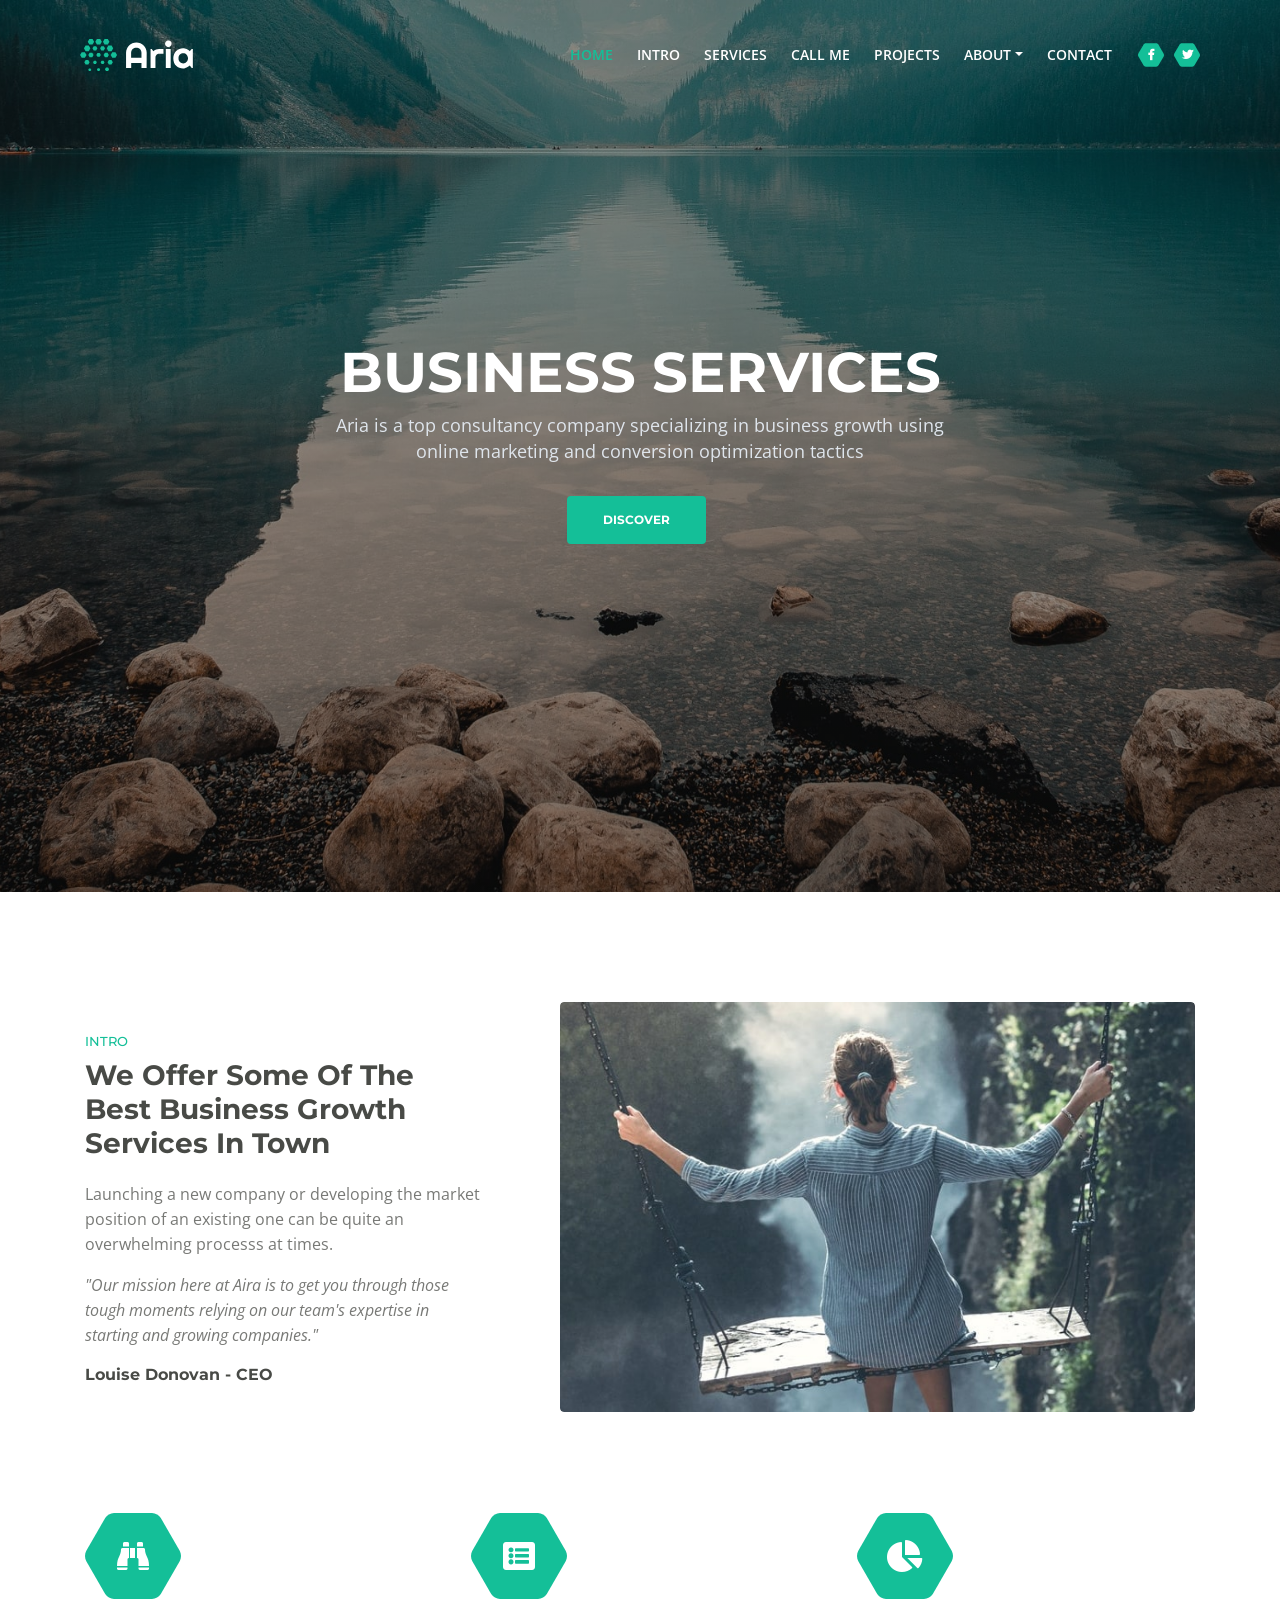
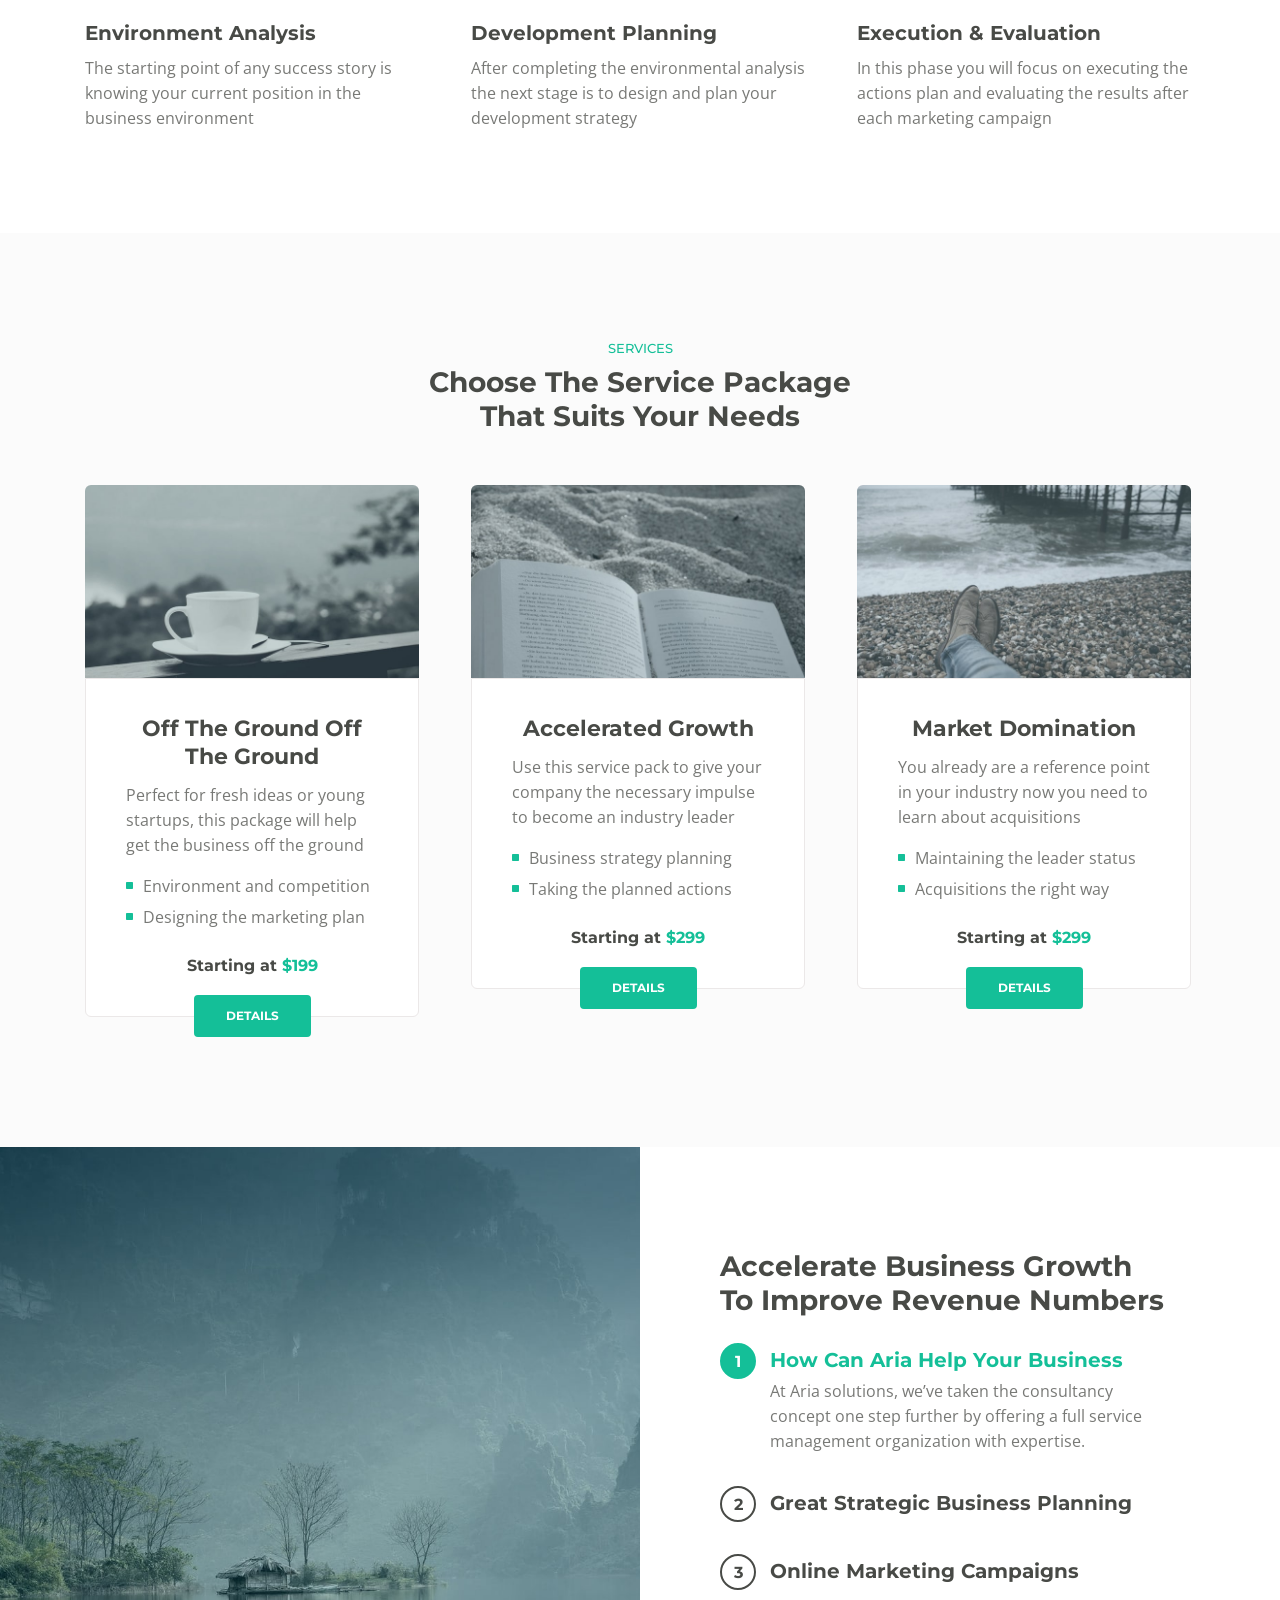
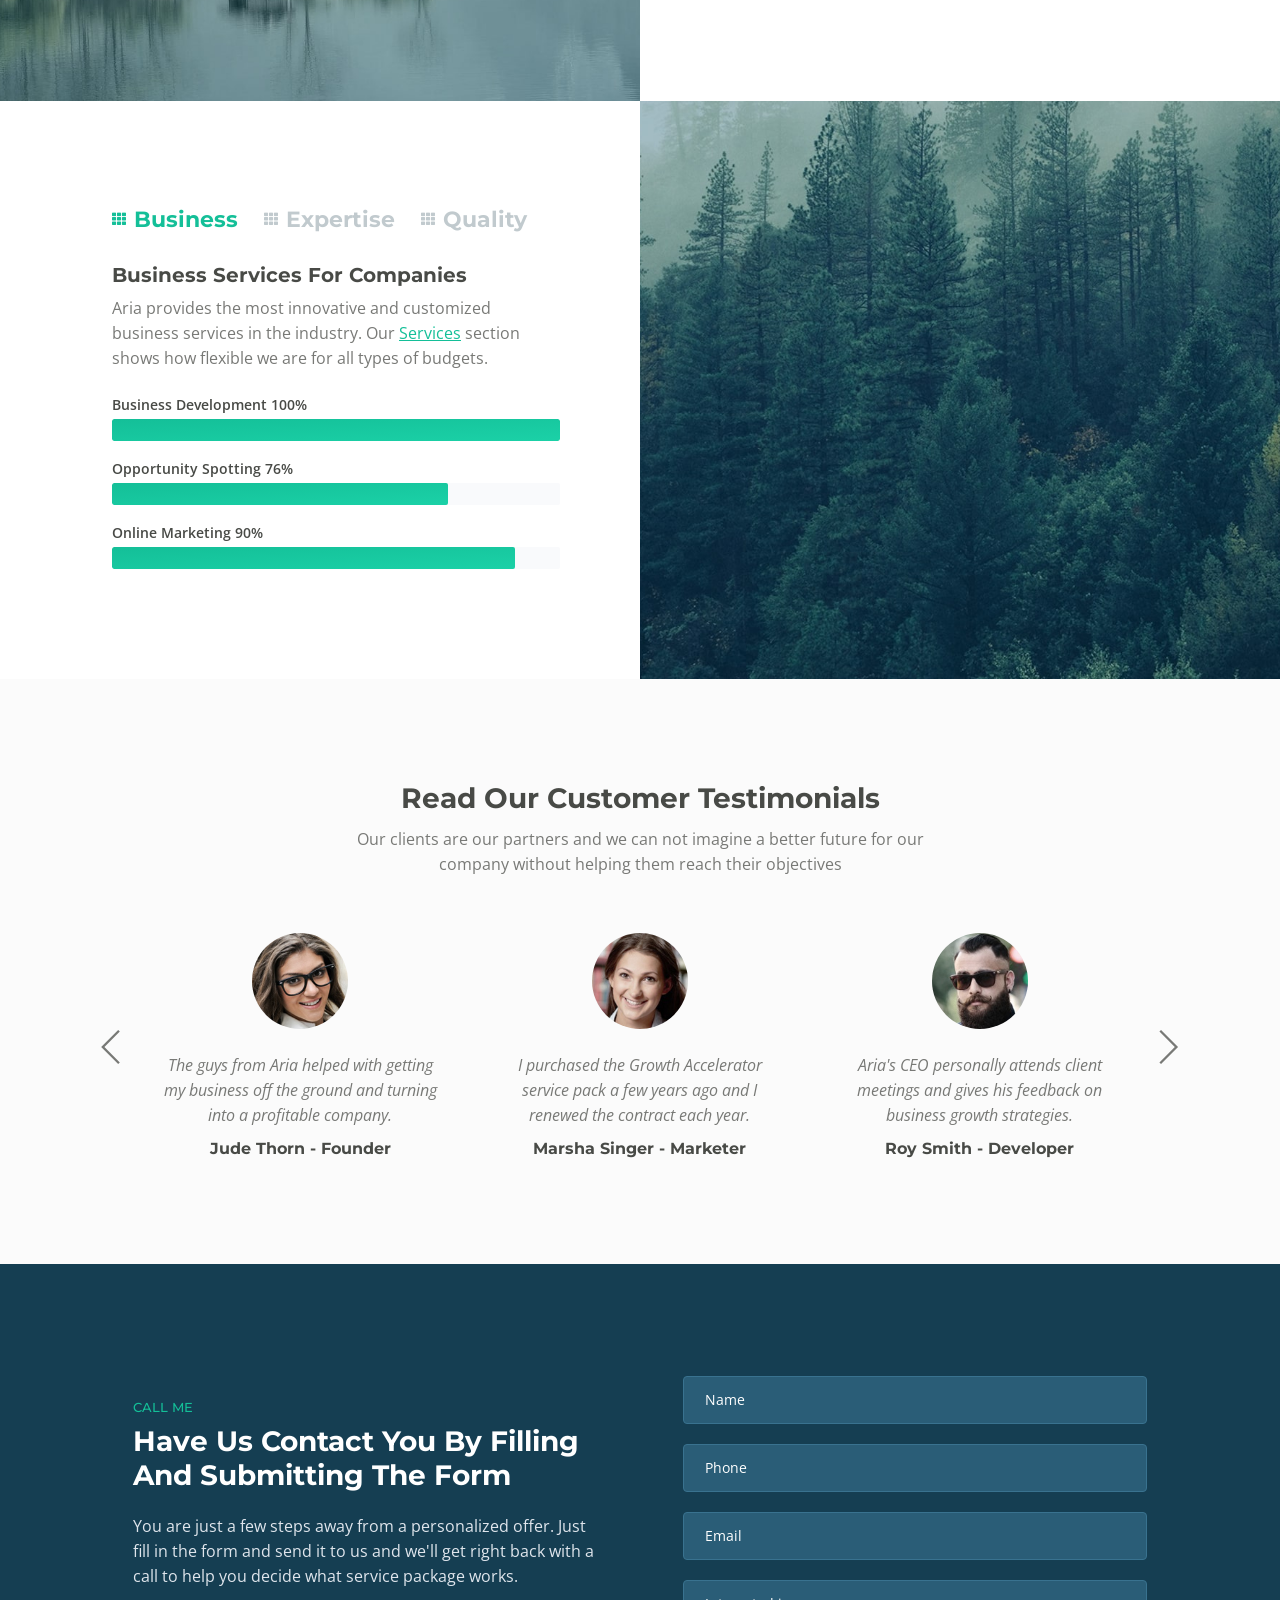
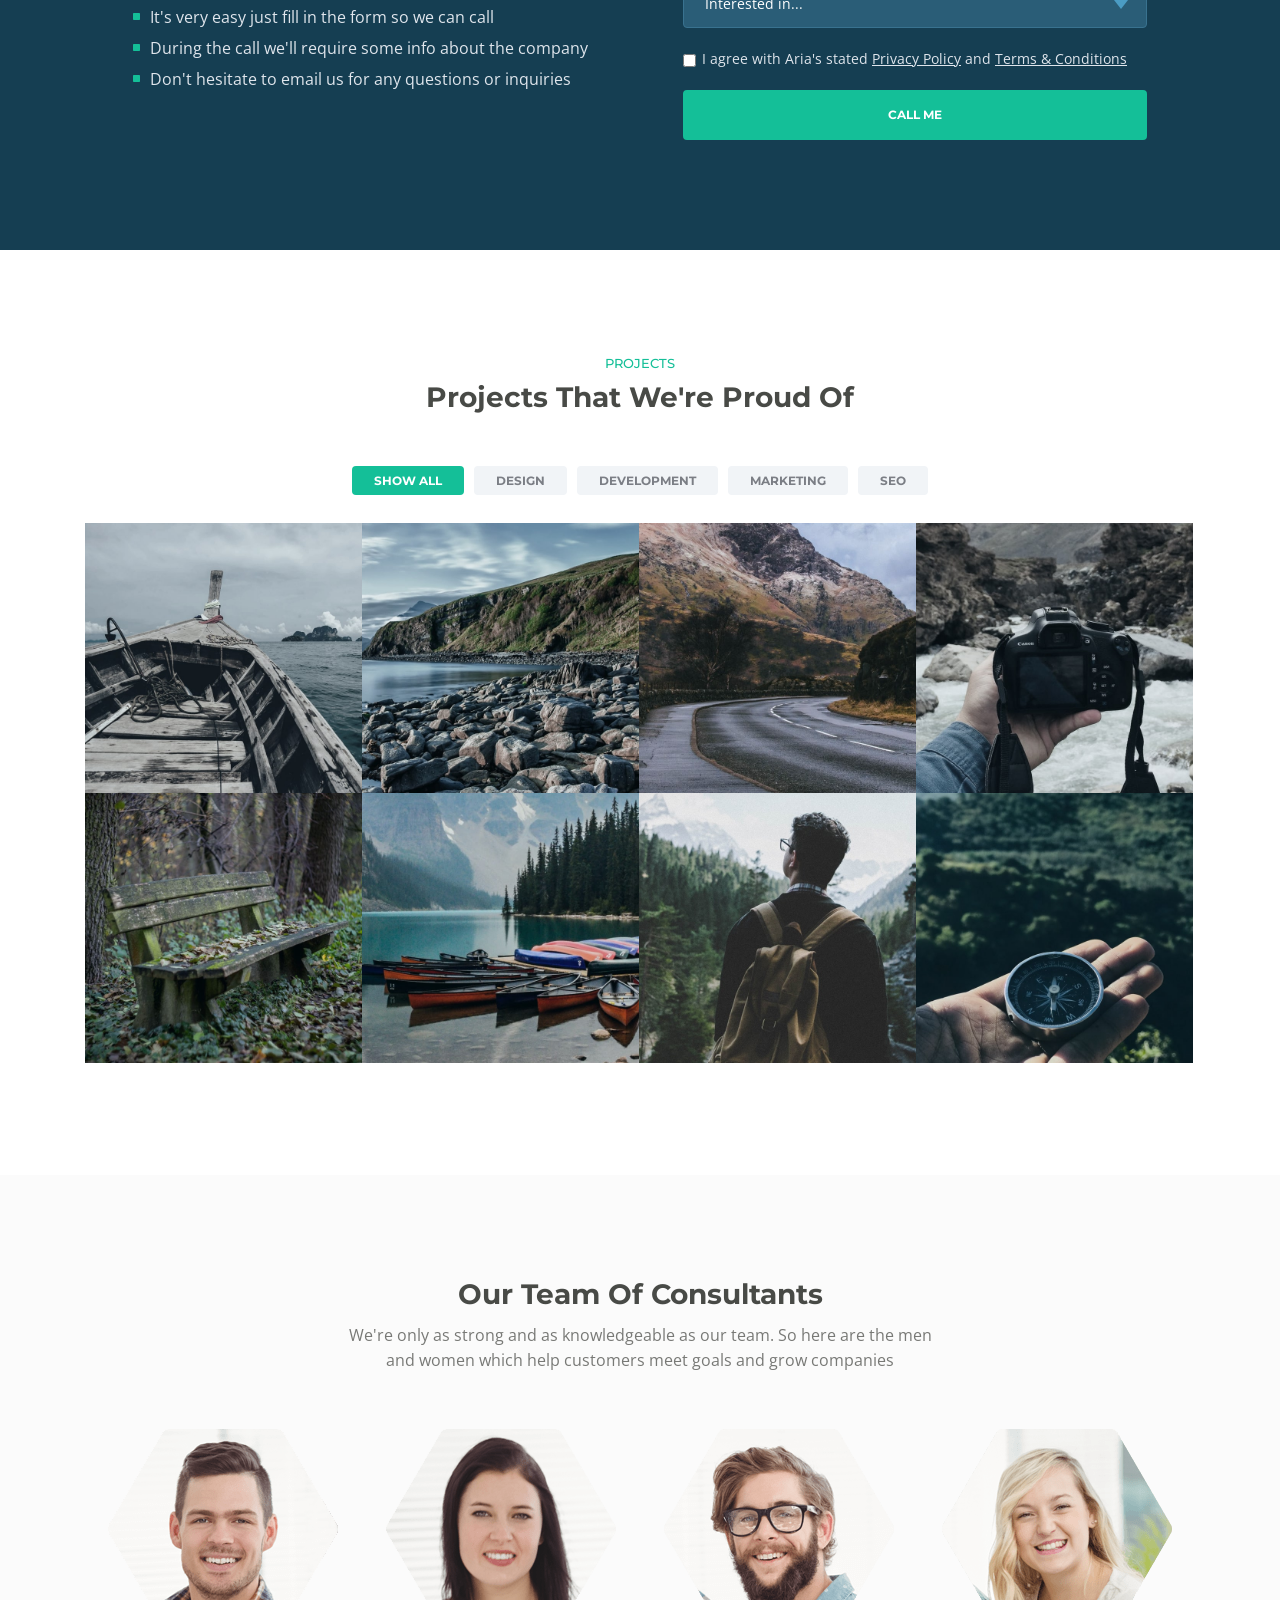
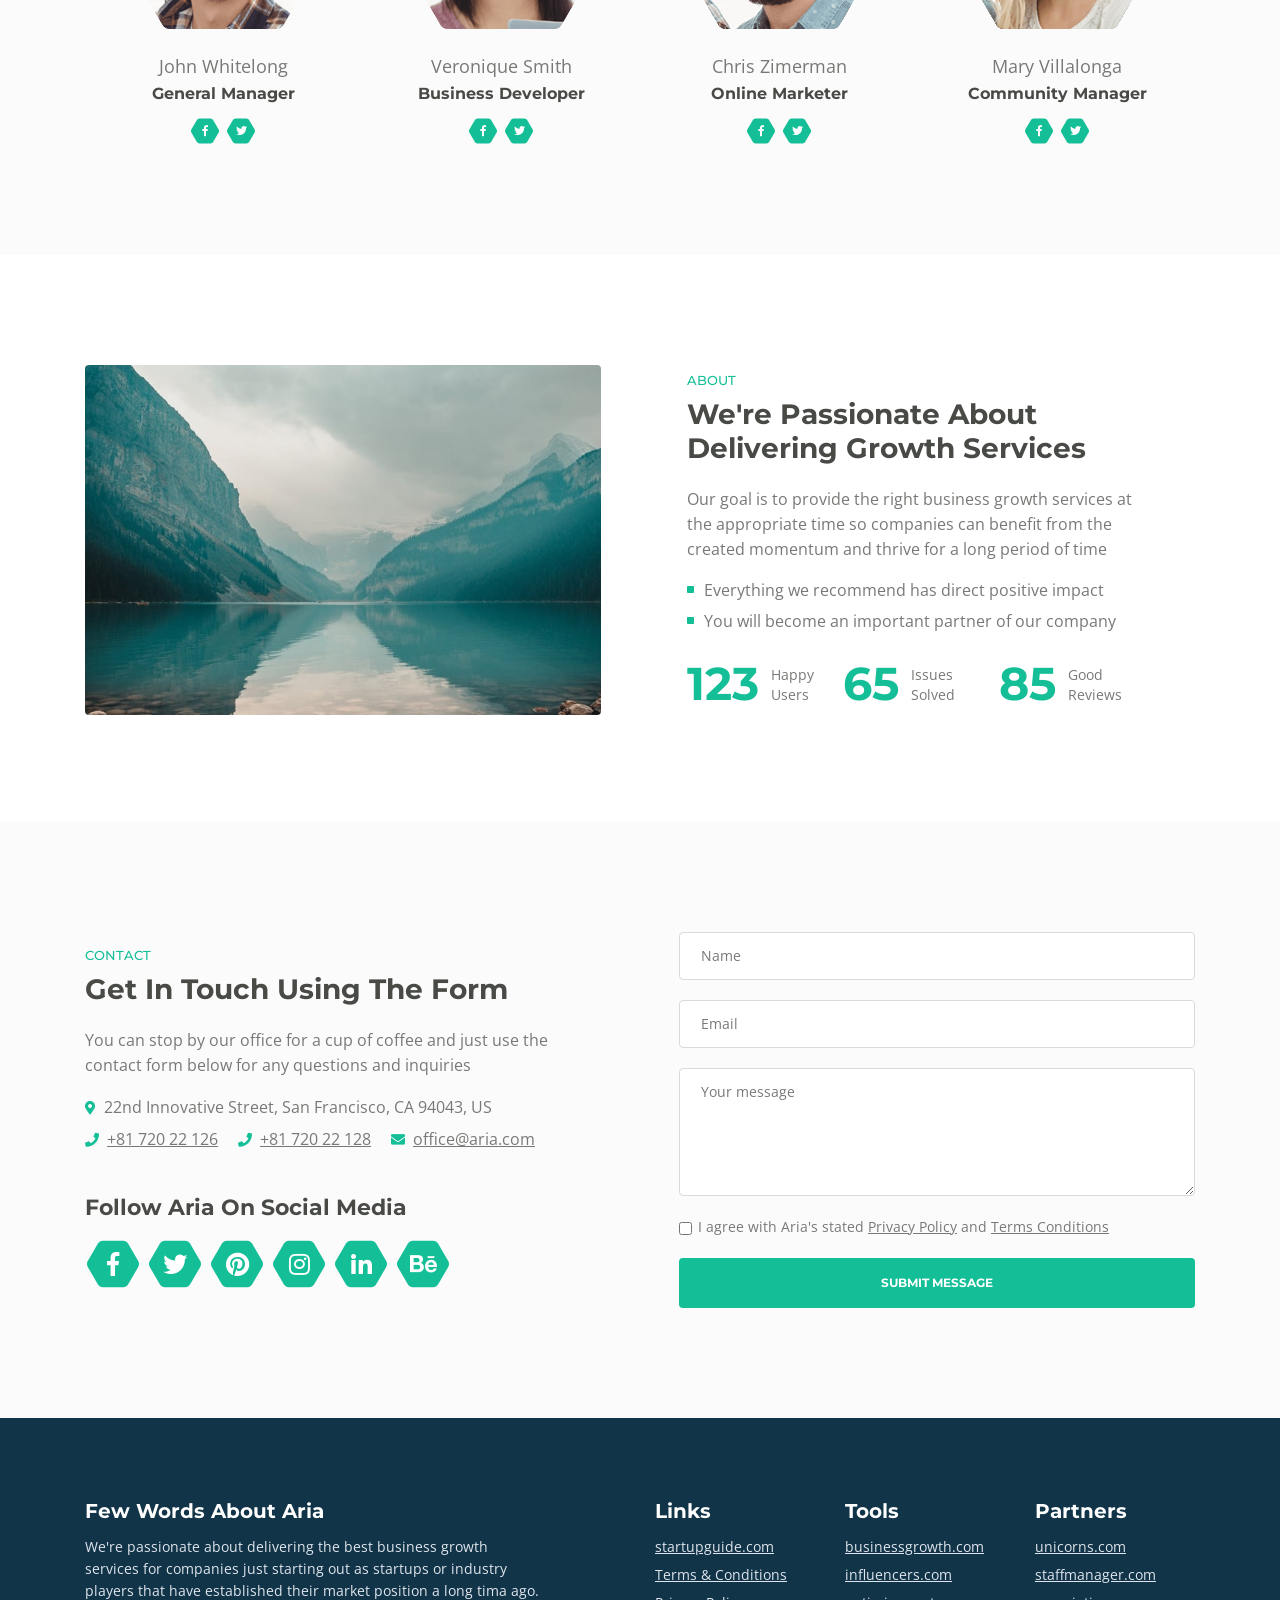
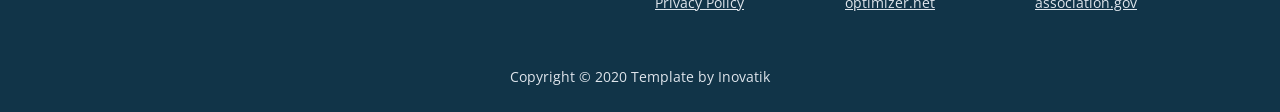
<file: public_html/index.html>
<!DOCTYPE html>
<html lang="en">
<head>
    <meta charset="utf-8">
    <meta name="viewport" content="width=device-width, initial-scale=1, shrink-to-fit=no">
    
    <!-- SEO Meta Tags -->
    <meta name="description" content="Aria is a business focused HTML landing page template built with Bootstrap to help you create lead generation websites for companies and their services.">
    <meta name="author" content="Inovatik">

    <!-- OG Meta Tags to improve the way the post looks when you share the page on LinkedIn, Facebook, Google+ -->
	<meta property="og:site_name" content="" /> <!-- website name -->
	<meta property="og:site" content="" /> <!-- website link -->
	<meta property="og:title" content=""/> <!-- title shown in the actual shared post -->
	<meta property="og:description" content="" /> <!-- description shown in the actual shared post -->
	<meta property="og:image" content="" /> <!-- image link, make sure it's jpg -->
	<meta property="og:url" content="" /> <!-- where do you want your post to link to -->
	<meta property="og:type" content="article" />

    <!-- Website Title -->
    <title>Aria - Business HTML Landing Page Template</title>
    
    <!-- Styles -->
    <link href="https://fonts.googleapis.com/css?family=Montserrat:500,700&display=swap&subset=latin-ext" rel="stylesheet">
    <link href="https://fonts.googleapis.com/css?family=Open+Sans:400,400i,600&display=swap&subset=latin-ext" rel="stylesheet">
    <link href="css/bootstrap.css" rel="stylesheet">
    <link href="css/fontawesome-all.css" rel="stylesheet">
    <link href="css/swiper.css" rel="stylesheet">
	<link href="css/magnific-popup.css" rel="stylesheet">
	<link href="css/styles.css" rel="stylesheet">
	
	<!-- Favicon  -->
    <link rel="icon" href="images/favicon.png">
</head>
<body data-spy="scroll" data-target=".fixed-top">
    
    <!-- Preloader -->
	<div class="spinner-wrapper">
        <div class="spinner">
            <div class="bounce1"></div>
            <div class="bounce2"></div>
            <div class="bounce3"></div>
        </div>
    </div>
    <!-- end of preloader -->
    

    <!-- Navbar -->
    <nav class="navbar navbar-expand-md navbar-dark navbar-custom fixed-top">
        <!-- Text Logo - Use this if you don't have a graphic logo -->
        <!-- <a class="navbar-brand logo-text page-scroll" href="index.html">Aria</a> -->

        <!-- Image Logo -->
        <a class="navbar-brand logo-image" href="index.html"><img src="images/logo.svg" alt="alternative"></a>
        
        <!-- Mobile Menu Toggle Button -->
        <button class="navbar-toggler" type="button" data-toggle="collapse" data-target="#navbarsExampleDefault" aria-controls="navbarsExampleDefault" aria-expanded="false" aria-label="Toggle navigation">
            <span class="navbar-toggler-awesome fas fa-bars"></span>
            <span class="navbar-toggler-awesome fas fa-times"></span>
        </button>
        <!-- end of mobile menu toggle button -->

        <div class="collapse navbar-collapse" id="navbarsExampleDefault">
            <ul class="navbar-nav ml-auto">
                <li class="nav-item">
                    <a class="nav-link page-scroll" href="#header">HOME <span class="sr-only">(current)</span></a>
                </li>
                <li class="nav-item">
                    <a class="nav-link page-scroll" href="#intro">INTRO</a>
                </li>
                <li class="nav-item">
                    <a class="nav-link page-scroll" href="#services">SERVICES</a>
                </li>
                <li class="nav-item">
                    <a class="nav-link page-scroll" href="#callMe">CALL ME</a>
                </li>
                <li class="nav-item">
                    <a class="nav-link page-scroll" href="#projects">PROJECTS</a>
                </li>

                <!-- Dropdown Menu -->          
                <li class="nav-item dropdown">
                    <a class="nav-link dropdown-toggle page-scroll" href="#about" id="navbarDropdown" role="button" aria-haspopup="true" aria-expanded="false">ABOUT</a>
                    <div class="dropdown-menu" aria-labelledby="navbarDropdown">
                        <a class="dropdown-item" href="terms-conditions.html"><span class="item-text">TERMS CONDITIONS</span></a>
                        <div class="dropdown-items-divide-hr"></div>
                        <a class="dropdown-item" href="privacy-policy.html"><span class="item-text">PRIVACY POLICY</span></a>
                    </div>
                </li>
                <!-- end of dropdown menu -->

                <li class="nav-item">
                    <a class="nav-link page-scroll" href="#contact">CONTACT</a>
                </li>
            </ul>
            <span class="nav-item social-icons">
                <span class="fa-stack">
                    <a href="#your-link">
                        <span class="hexagon"></span>
                        <i class="fab fa-facebook-f fa-stack-1x"></i>
                    </a>
                </span>
                <span class="fa-stack">
                    <a href="#your-link">
                        <span class="hexagon"></span>
                        <i class="fab fa-twitter fa-stack-1x"></i>
                    </a>
                </span>
            </span>
        </div>
    </nav> <!-- end of navbar -->
    <!-- end of navbar -->


    <!-- Header -->
    <header id="header" class="header">
        <div class="header-content">
            <div class="container">
                <div class="row">
                    <div class="col-lg-12">
                        <div class="text-container">
                            <h1>BUSINESS <span id="js-rotating">TEMPLATE, SERVICES, SOLUTIONS</span></h1>
                            <p class="p-heading p-large">Aria is a top consultancy company specializing in business growth using online marketing and conversion optimization tactics</p>
                            <a class="btn-solid-lg page-scroll" href="#intro">DISCOVER</a>
                        </div>
                    </div> <!-- end of col -->
                </div> <!-- end of row -->
            </div> <!-- end of container -->
        </div> <!-- end of header-content -->
    </header> <!-- end of header -->
    <!-- end of header -->


    <!-- Intro -->
    <div id="intro" class="basic-1">
        <div class="container">
            <div class="row">
                <div class="col-lg-5">
                    <div class="text-container">
                        <div class="section-title">INTRO</div>
                        <h2>We Offer Some Of The Best Business Growth Services In Town</h2>
                        <p>Launching a new company or developing the market position of an existing one can be quite an overwhelming processs at times.</p>
                        <p class="testimonial-text">"Our mission here at Aira is to get you through those tough moments relying on our team's expertise in starting and growing companies."</p>
                        <div class="testimonial-author">Louise Donovan - CEO</div>
                    </div> <!-- end of text-container -->
                </div> <!-- end of col -->
                <div class="col-lg-7">
                    <div class="image-container">
                        <img class="img-fluid" src="images/intro-office.jpg" alt="alternative">
                    </div> <!-- end of image-container -->
                </div> <!-- end of col -->
            </div> <!-- end of row -->
        </div> <!-- end of container -->
    </div> <!-- end of basic-1 -->
    <!-- end of intro -->


    <!-- Description -->
    <div class="cards-1">
        <div class="container">
            <div class="row">
                <div class="col-lg-12">
                    
                    <!-- Card -->
                    <div class="card">
                        <span class="fa-stack">
                            <span class="hexagon"></span>
                            <i class="fas fa-binoculars fa-stack-1x"></i>
                        </span>
                        <div class="card-body">
                            <h4 class="card-title">Environment Analysis</h4>
                            <p>The starting point of any success story is knowing your current position in the business environment</p>
                        </div>
                    </div>
                    <!-- end of card -->

                    <!-- Card -->
                    <div class="card">
                        <span class="fa-stack">
                            <span class="hexagon"></span>
                            <i class="fas fa-list-alt fa-stack-1x"></i>
                        </span>
                        <div class="card-body">
                            <h4 class="card-title">Development Planning</h4>
                            <p>After completing the environmental analysis the next stage is to design and  plan your development strategy</p>
                        </div>
                    </div>
                    <!-- end of card -->

                    <!-- Card -->
                    <div class="card">
                        <span class="fa-stack">
                            <span class="hexagon"></span>
                            <i class="fas fa-chart-pie fa-stack-1x"></i>
                        </span>
                        <div class="card-body">
                            <h4 class="card-title">Execution & Evaluation</h4>
                            <p>In this phase you will focus on executing the actions plan and evaluating the results after each marketing campaign</p>
                        </div>
                    </div>
                    <!-- end of card -->

                </div> <!-- end of col -->
            </div> <!-- end of row -->
        </div> <!-- end of container -->
    </div> <!-- end of cards-1 -->
    <!-- end of description -->


    <!-- Services -->
    <div id="services" class="cards-2">
        <div class="container">
            <div class="row">
                <div class="col-lg-12">
                    <div class="section-title">SERVICES</div>
                    <h2>Choose The Service Package<br> That Suits Your Needs</h2>
                </div> <!-- end of col -->
            </div> <!-- end of row -->
            <div class="row">
                <div class="col-lg-12">
                    
                    <!-- Card -->
                    <div class="card">
                        <div class="card-image">
                            <img class="img-fluid" src="images/services-1.jpg" alt="alternative">
                        </div>
                        <div class="card-body">
                            <h3 class="card-title">Off The Ground Off The Ground</h3>
                            <p>Perfect for fresh ideas or young startups, this package will help get the business off the ground</p>
                            <ul class="list-unstyled li-space-lg">
                                <li class="media">
                                    <i class="fas fa-square"></i>
                                    <div class="media-body">Environment and competition</div>
                                </li>
                                <li class="media">
                                    <i class="fas fa-square"></i>
                                    <div class="media-body">Designing the marketing plan</div>
                                </li>
                            </ul>
                            <p class="price">Starting at <span>$199</span></p>
                        </div>
                        <div class="button-container">
                            <a class="btn-solid-reg page-scroll" href="#callMe">DETAILS</a>
                        </div> <!-- end of button-container -->
                    </div>
                    <!-- end of card -->

                    <!-- Card -->
                    <div class="card">
                        <div class="card-image">
                            <img class="img-fluid" src="images/services-2.jpg" alt="alternative">
                        </div>
                        <div class="card-body">
                            <h3 class="card-title">Accelerated Growth</h3>
                            <p>Use this service pack to give your company the necessary impulse to become an industry leader</p>
                            <ul class="list-unstyled li-space-lg">
                                <li class="media">
                                    <i class="fas fa-square"></i>
                                    <div class="media-body">Business strategy planning</div>
                                </li>
                                <li class="media">
                                    <i class="fas fa-square"></i>
                                    <div class="media-body">Taking the planned actions</div>
                                </li>
                            </ul>
                            <p class="price">Starting at <span>$299</span></p>
                        </div>
                        <div class="button-container">
                            <a class="btn-solid-reg page-scroll" href="#callMe">DETAILS</a>
                        </div> <!-- end of button-container -->
                    </div>
                    <!-- end of card -->

                    <!-- Card -->
                    <div class="card">
                        <div class="card-image">
                            <img class="img-fluid" src="images/services-3.jpg" alt="alternative">
                        </div>
                        <div class="card-body">
                            <h3 class="card-title">Market Domination</h3>
                            <p>You already are a reference point in your industry now you need to learn about acquisitions</p>
                            <ul class="list-unstyled li-space-lg">
                                <li class="media">
                                    <i class="fas fa-square"></i>
                                    <div class="media-body">Maintaining the leader status</div>
                                </li>
                                <li class="media">
                                    <i class="fas fa-square"></i>
                                    <div class="media-body">Acquisitions the right way</div>
                                </li>
                            </ul>
                            <p class="price">Starting at <span>$299</span></p>
                        </div>
                        <div class="button-container">
                            <a class="btn-solid-reg page-scroll" href="#callMe">DETAILS</a>
                        </div> <!-- end of button-container -->
                    </div>
                    <!-- end of card -->

                </div> <!-- end of col -->
            </div> <!-- end of row -->
        </div> <!-- end of container -->
    </div> <!-- end of cards-2 -->
    <!-- end of services -->
    

    <!-- Details 1 -->
	<div id="details" class="accordion">
		<div class="area-1">
		</div><!-- end of area-1 on same line and no space between comments to eliminate margin white space --><div class="area-2">
            
            <!-- Accordion -->
            <div class="accordion-container" id="accordionOne">
                <h2>Accelerate Business Growth To Improve Revenue Numbers</h2>
                <div class="item">
                    <div id="headingOne">
                        <span data-toggle="collapse" data-target="#collapseOne" aria-expanded="true" aria-controls="collapseOne" role="button">
                            <span class="circle-numbering">1</span><span class="accordion-title">How Can Aria Help Your Business</span>
                        </span>
                    </div>
                    <div id="collapseOne" class="collapse show" aria-labelledby="headingOne" data-parent="#accordionOne">
                        <div class="accordion-body">
                            At Aria solutions, we’ve taken the consultancy concept one step further by offering a full service management organization with expertise.
                        </div>
                    </div>
                </div> <!-- end of item -->
            
                <div class="item">
                    <div id="headingTwo">
                        <span class="collapsed" data-toggle="collapse" data-target="#collapseTwo" aria-expanded="false" aria-controls="collapseTwo" role="button">
                            <span class="circle-numbering">2</span><span class="accordion-title">Great Strategic Business Planning</span>
                        </span>
                    </div>
                    <div id="collapseTwo" class="collapse" aria-labelledby="headingTwo" data-parent="#accordionOne">
                        <div class="accordion-body">
                            Aria partners with businesses to business growth and development ideas including environment analysis, plan execution and evaluation.
                        </div>
                    </div>
                </div> <!-- end of item -->
            
                <div class="item">
                    <div id="headingThree">
                        <span class="collapsed" data-toggle="collapse" data-target="#collapseThree" aria-expanded="false" aria-controls="collapseThree" role="button">
                            <span class="circle-numbering">3</span><span class="accordion-title">Online Marketing Campaigns</span>
                        </span>
                    </div>
                    <div id="collapseThree" class="collapse" aria-labelledby="headingThree" data-parent="#accordionOne">
                        <div class="accordion-body">
                            An awesome online marketing plan won't save your bad product but paired with a good product, the sky is the limit for what can be achieved.
                        </div>
                    </div>
                </div> <!-- end of item -->
            </div> <!-- end of accordion-container -->
            <!-- end of accordion -->

		</div> <!-- end of area-2 -->
    </div> <!-- end of accordion -->
    <!-- end of details 1 -->


    <!-- Details 2 -->
	<div class="tabs">
        <div class="area-1">
            <div class="tabs-container">
                
                <!-- Tabs Links -->
                <ul class="nav nav-tabs" id="ariaTabs" role="tablist">
                    <li class="nav-item">
                        <a class="nav-link active" id="nav-tab-1" data-toggle="tab" href="#tab-1" role="tab" aria-controls="tab-1" aria-selected="true"><i class="fas fa-th"></i> Business</a>
                    </li>
                    <li class="nav-item">
                        <a class="nav-link" id="nav-tab-2" data-toggle="tab" href="#tab-2" role="tab" aria-controls="tab-2" aria-selected="false"><i class="fas fa-th"></i> Expertise</a>
                    </li>
                    <li class="nav-item">
                        <a class="nav-link" id="nav-tab-3" data-toggle="tab" href="#tab-3" role="tab" aria-controls="tab-3" aria-selected="false"><i class="fas fa-th"></i> Quality</a>
                    </li>
                </ul>
                <!-- end of tabs links -->
                
                <!-- Tabs Content -->
                <div class="tab-content" id="ariaTabsContent">

                    <!-- Tab -->
                    <div class="tab-pane fade show active" id="tab-1" role="tabpanel" aria-labelledby="tab-1">
                        <h4>Business Services For Companies</h4>
                        <p>Aria provides the most innovative and customized business services in the industry. Our <a class="green page-scroll" href="#services">Services</a> section shows how flexible we are for all types of budgets.</p>
                        
                        <!-- Progress Bars -->
                        <div class="progress-container">
                            <div class="title">Business Development 100%</div>
                            <div class="progress">
                                <div class="progress-bar first" role="progressbar" aria-valuenow="0" aria-valuemin="0" aria-valuemax="100"></div>
                            </div>
                            <div class="title">Opportunity Spotting 76%</div>
                            <div class="progress">
                                <div class="progress-bar second" role="progressbar" aria-valuenow="75" aria-valuemin="0" aria-valuemax="100"></div>
                            </div>
                            <div class="title">Online Marketing 90%</div>
                            <div class="progress">
                                <div class="progress-bar third" role="progressbar" aria-valuenow="90" aria-valuemin="0" aria-valuemax="100"></div>
                            </div>
                        </div> <!-- end of progress-container -->
                        <!-- end of progress bars -->
                        
                    </div> <!-- end of tab-pane --> 
                    <!-- end of tab -->

                    <!-- Tab -->
                    <div class="tab-pane fade" id="tab-2" role="tabpanel" aria-labelledby="tab-2">
                        <ul class="list-unstyled li-space-lg first">
                            <li class="media">
                                <div class="media-bullet">1</div>
                                <div class="media-body"><strong>High quality</strong> is on top of our list when it comes to the way we deliver the services</div>
                            </li>
                            <li class="media">
                                <div class="media-bullet">2</div>
                                <div class="media-body"><strong>Maximum impact</strong> is what we look for in our actions</div>
                            </li>
                            <li class="media">
                                <div class="media-bullet">3</div>
                                <div class="media-body"><strong>Quality standards</strong> are important but meant to be exceeded</div>
                            </li>
                        </ul>
                        <ul class="list-unstyled li-space-lg last">
                            <li class="media">
                                <div class="media-bullet">4</div>
                                <div class="media-body"><strong>We're always looking</strong> for industry leaders to help them win their market position</div>
                            </li>
                            <li class="media">
                                <div class="media-bullet">5</div>
                                <div class="media-body"><strong>Evaluation</strong> is a key aspect of this business and important</div>
                            </li>
                            <li class="media">
                                <div class="media-bullet">6</div>
                                <div class="media-body"><strong>Ethic</strong> procedures ar alwasy at the base of everything we do</div>
                            </li>
                        </ul>
                    </div> <!-- end of tab-pane -->
                    <!-- end of tab -->

                    <!-- Tab -->
                    <div class="tab-pane fade" id="tab-3" role="tabpanel" aria-labelledby="tab-3">
                        <p><strong>We strive to achieve</strong> 100% customer satisfaction for both types of customers: hiring companies and job seekers. Types of customers: <a class="green" href="#your-link">with huge potential</a></p>
                        <p><strong>Our goal is to help</strong> your company achieve its full potential and establish long term stability for <a class="green" href="#your-link">the stakeholders</a></p>
                        <ul class="list-unstyled li-space-lg">
                            <li class="media">
                                <i class="fas fa-square"></i>
                                <div class="media-body">It's easy to get a quotation, just call our office anytime</div>
                            </li>
                            <li class="media">
                                <i class="fas fa-square"></i>
                                <div class="media-body">We'll get back to you with an initial estimate soon</div>
                            </li>
                            <li class="media">
                                <i class="fas fa-square"></i>
                                <div class="media-body">Get ready to see results even after only 30 days</div>
                            </li>
                            <li class="media">
                                <i class="fas fa-square"></i>
                                <div class="media-body">Ask for a quote and start improving your business</div>
                            </li>
                            <li class="media">
                                <i class="fas fa-square"></i>
                                <div class="media-body">Just fill out the form and we'll call you right away</div>
                            </li>
                        </ul>
                    </div> <!-- end of tab-pane -->
                    <!-- end of tab -->

                </div> <!-- end of tab-content -->
                <!-- end of tabs content -->

            </div> <!-- end of tabs-container -->
        </div><!-- end of area-1 on same line and no space between comments to eliminate margin white space --><div class="area-2"></div> <!-- end of area-2 -->
    </div> <!-- end of tabs -->
    <!-- end of details 2 -->


    <!-- Testimonials -->
    <div class="slider">
        <div class="container">
            <div class="row">
                <div class="col-lg-12">
                    <h2>Read Our Customer Testimonials</h2>
                    <p class="p-heading">Our clients are our partners and we can not imagine a better future for our company without helping them reach their objectives</p>
                </div> <!-- end of col -->
            </div> <!-- end of row -->
            <div class="row">
                <div class="col-lg-12">

                    <!-- Card Slider -->
                    <div class="slider-container">
                        <div class="swiper-container card-slider">
                            <div class="swiper-wrapper">
                                
                                <!-- Slide -->
                                <div class="swiper-slide">
                                    <div class="card">
                                        <img class="card-image" src="images/testimonial-1.jpg" alt="alternative">
                                        <div class="card-body">
                                            <div class="testimonial-text">The guys from Aria helped with getting my business off the ground and turning into a profitable company.</div>
                                            <div class="testimonial-author">Jude Thorn - Founder</div>
                                        </div>
                                    </div>
                                </div> <!-- end of swiper-slide -->
                                <!-- end of slide -->
        
                                <!-- Slide -->
                                <div class="swiper-slide">
                                    <div class="card">
                                        <img class="card-image" src="images/testimonial-2.jpg" alt="alternative">
                                        <div class="card-body">
                                            <div class="testimonial-text">I purchased the Growth Accelerator service pack a few years ago and I renewed the contract each year. </div>
                                            <div class="testimonial-author">Marsha Singer - Marketer</div>
                                        </div>
                                    </div>        
                                </div> <!-- end of swiper-slide -->
                                <!-- end of slide -->
        
                                <!-- Slide -->
                                <div class="swiper-slide">
                                    <div class="card">
                                        <img class="card-image" src="images/testimonial-3.jpg" alt="alternative">
                                        <div class="card-body">
                                            <div class="testimonial-text">Aria's CEO personally attends client meetings and gives his feedback on business growth strategies.</div>
                                            <div class="testimonial-author">Roy Smith - Developer</div>
                                        </div>
                                    </div>        
                                </div> <!-- end of swiper-slide -->
                                <!-- end of slide -->
        
                                <!-- Slide -->
                                <div class="swiper-slide">
                                    <div class="card">
                                        <img class="card-image" src="images/testimonial-4.jpg" alt="alternative">
                                        <div class="card-body">
                                            <div class="testimonial-text">At the beginning I thought the prices are a little high for what they offer but they over deliver each and every time.</div>
                                            <div class="testimonial-author">Ronald Spice - Owner</div>
                                        </div>
                                    </div>
                                </div> <!-- end of swiper-slide -->
                                <!-- end of slide -->
        
                                <!-- Slide -->
                                <div class="swiper-slide">
                                    <div class="card">
                                        <img class="card-image" src="images/testimonial-5.jpg" alt="alternative">
                                        <div class="card-body">
                                            <div class="testimonial-text">I recommend Aria to every business owner or growth leader that wants to take his company to the next level.</div>
                                            <div class="testimonial-author">Lindsay Rune - Manager</div>
                                        </div>
                                    </div>        
                                </div> <!-- end of swiper-slide -->
                                <!-- end of slide -->
        
                                <!-- Slide -->
                                <div class="swiper-slide">
                                    <div class="card">
                                        <img class="card-image" src="images/testimonial-6.jpg" alt="alternative">
                                        <div class="card-body">
                                            <div class="testimonial-text">My goals for using Aria's services seemed high when I first set them but they've met them with no problems.</div>
                                            <div class="testimonial-author">Ann Black - Consultant</div>
                                        </div>
                                    </div>        
                                </div> <!-- end of swiper-slide -->
                                <!-- end of slide -->
                            
                            </div> <!-- end of swiper-wrapper -->
        
                            <!-- Add Arrows -->
                            <div class="swiper-button-next"></div>
                            <div class="swiper-button-prev"></div>
                            <!-- end of add arrows -->
        
                        </div> <!-- end of swiper-container -->
                    </div> <!-- end of sliedr-container -->
                    <!-- end of card slider -->

                </div> <!-- end of col -->
            </div> <!-- end of row -->
        </div> <!-- end of container -->
    </div> <!-- end of slider -->
    <!-- end of testimonials -->


    <!-- Call Me -->
    <div id="callMe" class="form-1">
        <div class="container">
            <div class="row">
                <div class="col-lg-6">
                    <div class="text-container">
                        <div class="section-title">CALL ME</div>
                        <h2 class="white">Have Us Contact You By Filling And Submitting The Form</h2>
                        <p class="white">You are just a few steps away from a personalized offer. Just fill in the form and send it to us and we'll get right back with a call to help you decide what service package works.</p>
                        <ul class="list-unstyled li-space-lg white">
                            <li class="media">
                                <i class="fas fa-square"></i>
                                <div class="media-body">It's very easy just fill in the form so we can call</div>
                            </li>
                            <li class="media">
                                <i class="fas fa-square"></i>
                                <div class="media-body">During the call we'll require some info about the company</div>
                            </li>
                            <li class="media">
                                <i class="fas fa-square"></i>
                                <div class="media-body">Don't hesitate to email us for any questions or inquiries</div>
                            </li>
                        </ul>
                    </div>
                </div> <!-- end of col -->
                <div class="col-lg-6">
                   
                    <!-- Call Me Form -->
                    <form id="callMeForm" data-toggle="validator" data-focus="false">
                        <div class="form-group">
                            <input type="text" class="form-control-input" id="lname" name="lname" required>
                            <label class="label-control" for="lname">Name</label>
                            <div class="help-block with-errors"></div>
                        </div>
                        <div class="form-group">
                            <input type="text" class="form-control-input" id="lphone" name="lphone" required>
                            <label class="label-control" for="lphone">Phone</label>
                            <div class="help-block with-errors"></div>
                        </div>
                        <div class="form-group">
                            <input type="email" class="form-control-input" id="lemail" name="lemail" required>
                            <label class="label-control" for="lemail">Email</label>
                            <div class="help-block with-errors"></div>
                        </div>
                        <div class="form-group">
                            <select class="form-control-select" id="lselect" required>
                                <option class="select-option" value="" disabled selected>Interested in...</option>
                                <option class="select-option" value="Off The Ground">Off The Ground</option>
                                <option class="select-option" value="Accelerated Growth">Accelerated Growth</option>
                                <option class="select-option" value="Market Domination">Market Domination</option>
                            </select>
                            <div class="help-block with-errors"></div>
                        </div>
                        <div class="form-group checkbox white">
                            <input type="checkbox" id="lterms" value="Agreed-to-Terms" name="lterms" required>I agree with Aria's stated <a class="white" href="privacy-policy.html">Privacy Policy</a> and <a class="white" href="terms-conditions.html">Terms & Conditions</a>
                            <div class="help-block with-errors"></div>
                        </div>
                        <div class="form-group">
                            <button type="submit" class="form-control-submit-button">CALL ME</button>
                        </div>
                        <div class="form-message">
                            <div id="lmsgSubmit" class="h3 text-center hidden"></div>
                        </div>
                    </form>
                    <!-- end of call me form -->
                    
                </div> <!-- end of col -->
            </div> <!-- end of row -->
        </div> <!-- end of container -->
    </div> <!-- end of form-1 -->
    <!-- end of call me -->


    <!-- Projects -->
	<div id="projects" class="filter">
		<div class="container">
            <div class="row">
                <div class="col-lg-12">
                    <div class="section-title">PROJECTS</div>
                    <h2>Projects That We're Proud Of</h2>
                </div> <!-- end of col -->
            </div> <!-- end of row -->
            <div class="row">
                <div class="col-lg-12">
                    <!-- Filter -->
                    <div class="button-group filters-button-group">
                        <a class="button is-checked" data-filter="*"><span>SHOW ALL</span></a>
                        <a class="button" data-filter=".design"><span>DESIGN</span></a>
                        <a class="button" data-filter=".development"><span>DEVELOPMENT</span></a>
                        <a class="button" data-filter=".marketing"><span>MARKETING</span></a>
                        <a class="button" data-filter=".seo"><span>SEO</span></a>
                    </div> <!-- end of button group -->
                    <div class="grid">
                        <div class="element-item development">
                            <a class="popup-with-move-anim" href="#project-1"><div class="element-item-overlay"><span>Online Banking</span></div><img src="images/project-1.jpg" alt="alternative"></a>
                        </div>
                        <div class="element-item development">
                            <a class="popup-with-move-anim" href="#project-2"><div class="element-item-overlay"><span>Classic Industry</span></div><img src="images/project-2.jpg" alt="alternative"></a>
                        </div>
                        <div class="element-item design development marketing">
                            <a class="popup-with-move-anim" href="#project-3"><div class="element-item-overlay"><span>BoomBap Audio</span></div><img src="images/project-3.jpg" alt="alternative"></a>
                        </div>
                        <div class="element-item design development marketing">
                            <a class="popup-with-move-anim" href="#project-4"><div class="element-item-overlay"><span>Van Moose</span></div><img src="images/project-4.jpg" alt="alternative"></a>
                        </div>
                        <div class="element-item design development marketing seo">
                            <a class="popup-with-move-anim" href="#project-5"><div class="element-item-overlay"><span>Joy Moments</span></div><img src="images/project-5.jpg" alt="alternative"></a>
                        </div>
                        <div class="element-item design marketing seo">
                            <a class="popup-with-move-anim" href="#project-6"><div class="element-item-overlay"><span>Spark Events</span></div><img src="images/project-6.jpg" alt="alternative"></a>
                        </div>
                        <div class="element-item design marketing">
                            <a class="popup-with-move-anim" href="#project-7"><div class="element-item-overlay"><span>Casual Wear</span></div><img src="images/project-7.jpg" alt="alternative"></a>
                        </div>
                        <div class="element-item design marketing">
                            <a class="popup-with-move-anim" href="#project-8"><div class="element-item-overlay"><span>Zazoo Apps</span></div><img src="images/project-8.jpg" alt="alternative"></a>
                        </div>
                    </div> <!-- end of grid -->
                    <!-- end of filter -->
                    
                </div> <!-- end of col -->
            </div> <!-- end of row -->
		</div> <!-- end of container -->
    </div> <!-- end of filter -->
    <!-- end of projects -->


    <!-- Project Lightboxes -->
    <!-- Lightbox -->
    <div id="project-1" class="lightbox-basic zoom-anim-dialog mfp-hide">
        <div class="row">
            <button title="Close (Esc)" type="button" class="mfp-close x-button">×</button>
            <div class="col-lg-8">
                <img class="img-fluid" src="images/project-1.jpg" alt="alternative">
            </div> <!-- end of col -->
            <div class="col-lg-4">
                <h3>Online Banking</h3>
                <hr class="line-heading">
                <h6>Strategy Development</h6>
                <p>Need a solid foundation for your business growth plans? Aria will help you manage sales and meet your current needs</p>
                <p>By offering the best professional services and quality products in the market. Don't hesitate and get in touch with us.</p>
                <div class="testimonial-container">
                    <p class="testimonial-text">Need a solid foundation for your business growth plans? Aria will help you manage sales and meet your current requirements.</p>
                    <p class="testimonial-author">General Manager</p>
                </div>
                <a class="btn-solid-reg" href="#your-link">DETAILS</a> <a class="btn-outline-reg mfp-close as-button" href="#projects">BACK</a> 
            </div> <!-- end of col -->
        </div> <!-- end of row -->
    </div> <!-- end of lightbox-basic -->
    <!-- end of lightbox -->

    <!-- Lightbox -->
    <div id="project-2" class="lightbox-basic zoom-anim-dialog mfp-hide">
        <div class="row">
            <button title="Close (Esc)" type="button" class="mfp-close x-button">×</button>
            <div class="col-lg-8">
                <img class="img-fluid" src="images/project-2.jpg" alt="alternative">
            </div> <!-- end of col -->
            <div class="col-lg-4">
                <h3>Classic Industry</h3>
                <hr class="line-heading">
                <h6>Strategy Development</h6>
                <p>Need a solid foundation for your business growth plans? Aria will help you manage sales and meet your current needs</p>
                <p>By offering the best professional services and quality products in the market. Don't hesitate and get in touch with us.</p>
                <div class="testimonial-container">
                    <p class="testimonial-text">Need a solid foundation for your business growth plans? Aria will help you manage sales and meet your current requirements.</p>
                    <p class="testimonial-author">General Manager</p>
                </div>
                <a class="btn-solid-reg" href="#your-link">DETAILS</a> <a class="btn-outline-reg mfp-close as-button" href="#projects">BACK</a> 
            </div> <!-- end of col -->
        </div> <!-- end of row -->
    </div> <!-- end of lightbox-basic -->
    <!-- end of lightbox -->

    <!-- Lightbox -->
    <div id="project-3" class="lightbox-basic zoom-anim-dialog mfp-hide">
        <div class="row">
            <button title="Close (Esc)" type="button" class="mfp-close x-button">×</button>
            <div class="col-lg-8">
                <img class="img-fluid" src="images/project-3.jpg" alt="alternative">
            </div> <!-- end of col -->
            <div class="col-lg-4">
                <h3>BoomBap Audio</h3>
                <hr class="line-heading">
                <h6>Strategy Development</h6>
                <p>Need a solid foundation for your business growth plans? Aria will help you manage sales and meet your current needs</p>
                <p>By offering the best professional services and quality products in the market. Don't hesitate and get in touch with us.</p>
                <div class="testimonial-container">
                    <p class="testimonial-text">Need a solid foundation for your business growth plans? Aria will help you manage sales and meet your current requirements.</p>
                    <p class="testimonial-author">General Manager</p>
                </div>
                <a class="btn-solid-reg" href="#your-link">DETAILS</a> <a class="btn-outline-reg mfp-close as-button" href="#projects">BACK</a> 
            </div> <!-- end of col -->
        </div> <!-- end of row -->
    </div> <!-- end of lightbox-basic -->
    <!-- end of lightbox -->

    <!-- Lightbox -->
    <div id="project-4" class="lightbox-basic zoom-anim-dialog mfp-hide">
        <div class="row">
            <button title="Close (Esc)" type="button" class="mfp-close x-button">×</button>
            <div class="col-lg-8">
                <img class="img-fluid" src="images/project-4.jpg" alt="alternative">
            </div> <!-- end of col -->
            <div class="col-lg-4">
                <h3>Van Moose</h3>
                <hr class="line-heading">
                <h6>Strategy Development</h6>
                <p>Need a solid foundation for your business growth plans? Aria will help you manage sales and meet your current needs</p>
                <p>By offering the best professional services and quality products in the market. Don't hesitate and get in touch with us.</p>
                <div class="testimonial-container">
                    <p class="testimonial-text">Need a solid foundation for your business growth plans? Aria will help you manage sales and meet your current requirements.</p>
                    <p class="testimonial-author">General Manager</p>
                </div>
                <a class="btn-solid-reg" href="#your-link">DETAILS</a> <a class="btn-outline-reg mfp-close as-button" href="#projects">BACK</a> 
            </div> <!-- end of col -->
        </div> <!-- end of row -->
    </div> <!-- end of lightbox-basic -->
    <!-- end of lightbox -->

    <!-- Lightbox -->
    <div id="project-5" class="lightbox-basic zoom-anim-dialog mfp-hide">
        <div class="row">
            <button title="Close (Esc)" type="button" class="mfp-close x-button">×</button>
            <div class="col-lg-8">
                <img class="img-fluid" src="images/project-5.jpg" alt="alternative">
            </div> <!-- end of col -->
            <div class="col-lg-4">
                <h3>Joy Moments</h3>
                <hr class="line-heading">
                <h6>Strategy Development</h6>
                <p>Need a solid foundation for your business growth plans? Aria will help you manage sales and meet your current needs</p>
                <p>By offering the best professional services and quality products in the market. Don't hesitate and get in touch with us.</p>
                <div class="testimonial-container">
                    <p class="testimonial-text">Need a solid foundation for your business growth plans? Aria will help you manage sales and meet your current requirements.</p>
                    <p class="testimonial-author">General Manager</p>
                </div>
                <a class="btn-solid-reg" href="#your-link">DETAILS</a> <a class="btn-outline-reg mfp-close as-button" href="#projects">BACK</a> 
            </div> <!-- end of col -->
        </div> <!-- end of row -->
    </div> <!-- end of lightbox-basic -->
    <!-- end of lightbox -->

    <!-- Lightbox -->
    <div id="project-6" class="lightbox-basic zoom-anim-dialog mfp-hide">
        <div class="row">
            <button title="Close (Esc)" type="button" class="mfp-close x-button">×</button>
            <div class="col-lg-8">
                <img class="img-fluid" src="images/project-6.jpg" alt="alternative">
            </div> <!-- end of col -->
            <div class="col-lg-4">
                <h3>Spark Events</h3>
                <hr class="line-heading">
                <h6>Strategy Development</h6>
                <p>Need a solid foundation for your business growth plans? Aria will help you manage sales and meet your current needs</p>
                <p>By offering the best professional services and quality products in the market. Don't hesitate and get in touch with us.</p>
                <div class="testimonial-container">
                    <p class="testimonial-text">Need a solid foundation for your business growth plans? Aria will help you manage sales and meet your current requirements.</p>
                    <p class="testimonial-author">General Manager</p>
                </div>
                <a class="btn-solid-reg" href="#your-link">DETAILS</a> <a class="btn-outline-reg mfp-close as-button" href="#projects">BACK</a> 
            </div> <!-- end of col -->
        </div> <!-- end of row -->
    </div> <!-- end of lightbox-basic -->
    <!-- end of lightbox -->

    <!-- Lightbox -->
    <div id="project-7" class="lightbox-basic zoom-anim-dialog mfp-hide">
        <div class="row">
            <button title="Close (Esc)" type="button" class="mfp-close x-button">×</button>
            <div class="col-lg-8">
                <img class="img-fluid" src="images/project-7.jpg" alt="alternative">
            </div> <!-- end of col -->
            <div class="col-lg-4">
                <h3>Casual Wear</h3>
                <hr class="line-heading">
                <h6>Strategy Development</h6>
                <p>Need a solid foundation for your business growth plans? Aria will help you manage sales and meet your current needs</p>
                <p>By offering the best professional services and quality products in the market. Don't hesitate and get in touch with us.</p>
                <div class="testimonial-container">
                    <p class="testimonial-text">Need a solid foundation for your business growth plans? Aria will help you manage sales and meet your current requirements.</p>
                    <p class="testimonial-author">General Manager</p>
                </div>
                <a class="btn-solid-reg" href="#your-link">DETAILS</a> <a class="btn-outline-reg mfp-close as-button" href="#projects">BACK</a> 
            </div> <!-- end of col -->
        </div> <!-- end of row -->
    </div> <!-- end of lightbox-basic -->
    <!-- end of lightbox -->

    <!-- Lightbox -->
    <div id="project-8" class="lightbox-basic zoom-anim-dialog mfp-hide">
        <div class="row">
            <button title="Close (Esc)" type="button" class="mfp-close x-button">×</button>
            <div class="col-lg-8">
                <img class="img-fluid" src="images/project-8.jpg" alt="alternative">
            </div> <!-- end of col -->
            <div class="col-lg-4">
                <h3>Zazoo Apps</h3>
                <hr class="line-heading">
                <h6>Strategy Development</h6>
                <p>Need a solid foundation for your business growth plans? Aria will help you manage sales and meet your current needs</p>
                <p>By offering the best professional services and quality products in the market. Don't hesitate and get in touch with us.</p>
                <div class="testimonial-container">
                    <p class="testimonial-text">Need a solid foundation for your business growth plans? Aria will help you manage sales and meet your current requirements.</p>
                    <p class="testimonial-author">General Manager</p>
                </div>
                <a class="btn-solid-reg" href="#your-link">DETAILS</a> <a class="btn-outline-reg mfp-close as-button" href="#projects">BACK</a> 
            </div> <!-- end of col -->
        </div> <!-- end of row -->
    </div> <!-- end of lightbox-basic -->
    <!-- end of lightbox -->
    <!-- end of project lightboxes -->


    <!-- Team -->
    <div class="basic-2">
        <div class="container">
            <div class="row">
                <div class="col-lg-12">
                    <h2>Our Team Of Consultants</h2>
                    <p class="p-heading">We're only as strong and as knowledgeable as our team. So here are the men and women which help customers meet goals and grow companies</p>
                </div> <!-- end of col -->
            </div> <!-- end of row -->
            <div class="row">
                <div class="col-lg-12">

                    <!-- Team Member -->
                    <div class="team-member">
                        <div class="image-wrapper">
                            <img class="img-fluid" src="images/team-1.png" alt="alternative">
                        </div> <!-- end of image-wrapper -->
                        <p class="p-large">John Whitelong</p>
                        <p class="job-title">General Manager</p>
                        <span class="social-icons">
                            <span class="fa-stack">
                                <a href="#your-link">
                                    <span class="hexagon"></span>
                                    <i class="fab fa-facebook-f fa-stack-1x"></i>
                                </a>
                            </span>
                            <span class="fa-stack">
                                <a href="#your-link">
                                    <span class="hexagon"></span>
                                    <i class="fab fa-twitter fa-stack-1x"></i>
                                </a>
                            </span>
                        </span>
                    </div> <!-- end of team-member -->
                    <!-- end of team member -->

                    <!-- Team Member -->
                    <div class="team-member">
                        <div class="image-wrapper">
                            <img class="img-fluid" src="images/team-2.png" alt="alternative">
                        </div> <!-- end of image wrapper -->
                        <p class="p-large">Veronique Smith</p>
                        <p class="job-title">Business Developer</p>
                        <span class="social-icons">
                            <span class="fa-stack">
                                <a href="#your-link">
                                    <span class="hexagon"></span>
                                    <i class="fab fa-facebook-f fa-stack-1x"></i>
                                </a>
                            </span>
                            <span class="fa-stack">
                                <a href="#your-link">
                                    <span class="hexagon"></span>
                                    <i class="fab fa-twitter fa-stack-1x"></i>
                                </a>
                            </span>
                        </span>
                    </div> <!-- end of team-member -->
                    <!-- end of team member -->

                    <!-- Team Member -->
                    <div class="team-member">
                        <div class="image-wrapper">
                            <img class="img-fluid" src="images/team-3.png" alt="alternative">
                        </div> <!-- end of image wrapper -->
                        <p class="p-large">Chris Zimerman</p>
                        <p class="job-title">Online Marketer</p>
                        <span class="social-icons">
                            <span class="fa-stack">
                                <a href="#your-link">
                                    <span class="hexagon"></span>
                                    <i class="fab fa-facebook-f fa-stack-1x"></i>
                                </a>
                            </span>
                            <span class="fa-stack">
                                <a href="#your-link">
                                    <span class="hexagon"></span>
                                    <i class="fab fa-twitter fa-stack-1x"></i>
                                </a>
                            </span>
                        </span>
                    </div> <!-- end of team-member -->
                    <!-- end of team member -->

                    <!-- Team Member -->
                    <div class="team-member">
                        <div class="image-wrapper">
                            <img class="img-fluid" src="images/team-4.png" alt="alternative">
                        </div> <!-- end of image wrapper -->
                        <p class="p-large">Mary Villalonga</p>
                        <p class="job-title">Community Manager</p>
                        <span class="social-icons">
                            <span class="fa-stack">
                                <a href="#your-link">
                                    <span class="hexagon"></span>
                                    <i class="fab fa-facebook-f fa-stack-1x"></i>
                                </a>
                            </span>
                            <span class="fa-stack">
                                <a href="#your-link">
                                    <span class="hexagon"></span>
                                    <i class="fab fa-twitter fa-stack-1x"></i>
                                </a>
                            </span>
                        </span>
                    </div> <!-- end of team-member -->
                    <!-- end of team member -->

                </div> <!-- end of col -->
            </div> <!-- end of row -->
        </div> <!-- end of container -->
    </div> <!-- end of basic-2 -->
    <!-- end of team -->


    <!-- About -->
    <div id="about" class="counter">
        <div class="container">
            <div class="row">
                <div class="col-lg-5 col-xl-6">
                    <div class="image-container">
                        <img class="img-fluid" src="images/about.jpg" alt="alternative">
                    </div> <!-- end of image-container -->
                </div> <!-- end of col -->
                <div class="col-lg-7 col-xl-6">
                    <div class="text-container">
                        <div class="section-title">ABOUT</div>
                        <h2>We're Passionate About Delivering Growth Services</h2>
                        <p>Our goal is to provide the right business growth services at the appropriate time so companies can benefit from the created momentum and thrive for a long period of time</p>
                        <ul class="list-unstyled li-space-lg">
                            <li class="media">
                                <i class="fas fa-square"></i>
                                <div class="media-body">Everything we recommend has direct positive impact</div>
                            </li>
                            <li class="media">
                                <i class="fas fa-square"></i>
                                <div class="media-body">You will become an important partner of our company</div>
                            </li>
                        </ul>

                        <!-- Counter -->
                        <div id="counter">
                            <div class="cell">
                                <div class="counter-value number-count" data-count="231">1</div>
                                <div class="counter-info">Happy<br>Users</div>
                            </div>
                            <div class="cell">
                                <div class="counter-value number-count" data-count="121">1</div>
                                <div class="counter-info">Issues<br>Solved</div>
                            </div>
                            <div class="cell">
                                <div class="counter-value number-count" data-count="159">1</div>
                                <div class="counter-info">Good<br>Reviews</div>
                            </div>
                        </div>
                        <!-- end of counter -->

                    </div> <!-- end of text-container -->      
                </div> <!-- end of col -->
            </div> <!-- end of row -->
        </div> <!-- end of container -->
    </div> <!-- end of counter -->
    <!-- end of about -->


    <!-- Contact -->
    <div id="contact" class="form-2">
        <div class="container">
            <div class="row">
                <div class="col-lg-6">
                    <div class="text-container">
                        <div class="section-title">CONTACT</div>
                        <h2>Get In Touch Using The Form</h2>
                        <p>You can stop by our office for a cup of coffee and just use the contact form below for any questions and inquiries</p>
                        <ul class="list-unstyled li-space-lg">
                            <li class="address"><i class="fas fa-map-marker-alt"></i>22nd Innovative Street, San Francisco, CA 94043, US</li>
                            <li><i class="fas fa-phone"></i><a href="tel:003024630820">+81 720 22 126</a></li>
                            <li><i class="fas fa-phone"></i><a href="tel:003024630820">+81 720 22 128</a></li>
                            <li><i class="fas fa-envelope"></i><a href="mailto:office@aria.com">office@aria.com</a></li>
                        </ul>
                        <h3>Follow Aria On Social Media</h3>

                        <span class="fa-stack">
                            <a href="#your-link">
                                <span class="hexagon"></span>
                                <i class="fab fa-facebook-f fa-stack-1x"></i>
                            </a>
                        </span>
                        <span class="fa-stack">
                            <a href="#your-link">
                                <span class="hexagon"></span>
                                <i class="fab fa-twitter fa-stack-1x"></i>
                            </a>
                        </span>
                        <span class="fa-stack">
                            <a href="#your-link">
                                <span class="hexagon"></span>
                                <i class="fab fa-pinterest fa-stack-1x"></i>
                            </a>
                        </span>
                        <span class="fa-stack">
                            <a href="#your-link">
                                <span class="hexagon"></span>
                                <i class="fab fa-instagram fa-stack-1x"></i>
                            </a>
                        </span>
                        <span class="fa-stack">
                            <a href="#your-link">
                                <span class="hexagon"></span>
                                <i class="fab fa-linkedin-in fa-stack-1x"></i>
                            </a>
                        </span>
                        <span class="fa-stack">
                            <a href="#your-link">
                                <span class="hexagon"></span>
                                <i class="fab fa-behance fa-stack-1x"></i>
                            </a>
                        </span>
                    </div> <!-- end of text-container -->
                </div> <!-- end of col -->
                <div class="col-lg-6">
                    
                    <!-- Contact Form -->
                    <form id="contactForm" data-toggle="validator" data-focus="false">
                        <div class="form-group">
                            <input type="text" class="form-control-input" id="cname" required>
                            <label class="label-control" for="cname">Name</label>
                            <div class="help-block with-errors"></div>
                        </div>
                        <div class="form-group">
                            <input type="email" class="form-control-input" id="cemail" required>
                            <label class="label-control" for="cemail">Email</label>
                            <div class="help-block with-errors"></div>
                        </div>
                        <div class="form-group">
                            <textarea class="form-control-textarea" id="cmessage" required></textarea>
                            <label class="label-control" for="cmessage">Your message</label>
                            <div class="help-block with-errors"></div>
                        </div>
                        <div class="form-group checkbox">
                            <input type="checkbox" id="cterms" value="Agreed-to-Terms" required>I agree with Aria's stated <a href="privacy-policy.html">Privacy Policy</a> and <a href="terms-conditions.html">Terms Conditions</a> 
                            <div class="help-block with-errors"></div>
                        </div>
                        <div class="form-group">
                            <button type="submit" class="form-control-submit-button">SUBMIT MESSAGE</button>
                        </div>
                        <div class="form-message">
                            <div id="cmsgSubmit" class="h3 text-center hidden"></div>
                        </div>
                    </form>
                    <!-- end of contact form -->

                </div> <!-- end of col -->
            </div> <!-- end of row -->
        </div> <!-- end of container -->
    </div> <!-- end of form-2 -->
    <!-- end of contact -->


    <!-- Footer -->
    <div class="footer">
        <div class="container">
            <div class="row">
                <div class="col-md-6">
                    <div class="text-container about">
                        <h4>Few Words About Aria</h4>
                        <p class="white">We're passionate about delivering the best business growth services for companies just starting out as startups or industry players that have established their market position a long tima ago.</p>
                    </div> <!-- end of text-container -->
                </div> <!-- end of col -->
                <div class="col-md-2">
                    <div class="text-container">
                        <h4>Links</h4>
                        <ul class="list-unstyled li-space-lg white">
                            <li>
                                <a class="white" href="#your-link">startupguide.com</a>
                            </li>
                            <li>
                                <a class="white" href="terms-conditions.html">Terms & Conditions</a>
                            </li>
                            <li>
                                <a class="white" href="privacy-policy.html">Privacy Policy</a>
                            </li>
                        </ul>
                    </div> <!-- end of text-container -->
                </div> <!-- end of col -->
                <div class="col-md-2">
                    <div class="text-container">
                        <h4>Tools</h4>
                        <ul class="list-unstyled li-space-lg">
                            <li>
                                <a class="white" href="#your-link">businessgrowth.com</a>
                            </li>
                            <li>
                               <a class="white" href="#your-link">influencers.com</a>
                            </li>
                            <li class="media">
                                <a class="white" href="#your-link">optimizer.net</a>
                            </li>
                        </ul>
                    </div> <!-- end of text-container -->
                </div> <!-- end of col -->
                <div class="col-md-2">
                    <div class="text-container">
                        <h4>Partners</h4>
                        <ul class="list-unstyled li-space-lg">
                            <li>
                                <a class="white" href="#your-link">unicorns.com</a>
                            </li>
                            <li>
                                <a class="white" href="#your-link">staffmanager.com</a>
                            </li>
                            <li>
                                <a class="white" href="#your-link">association.gov</a>
                            </li>
                        </ul>
                    </div> <!-- end of text-container -->
                </div> <!-- end of col -->
            </div> <!-- end of row -->
        </div> <!-- end of container -->
    </div> <!-- end of footer -->  
    <!-- end of footer -->


    <!-- Copyright -->
    <div class="copyright">
        <div class="container">
            <div class="row">
                <div class="col-lg-12">
                    <p class="p-small">Copyright © 2020 <a href="https://inovatik.com">Template by Inovatik</a></p>
                </div> <!-- end of col -->
            </div> <!-- enf of row -->
        </div> <!-- end of container -->
    </div> <!-- end of copyright --> 
    <!-- end of copyright -->
    
    	
    <!-- Scripts -->
    <script src="js/jquery.min.js"></script> <!-- jQuery for Bootstrap's JavaScript plugins -->
    <script src="js/popper.min.js"></script> <!-- Popper tooltip library for Bootstrap -->
    <script src="js/bootstrap.min.js"></script> <!-- Bootstrap framework -->
    <script src="js/jquery.easing.min.js"></script> <!-- jQuery Easing for smooth scrolling between anchors -->
    <script src="js/swiper.min.js"></script> <!-- Swiper for image and text sliders -->
    <script src="js/jquery.magnific-popup.js"></script> <!-- Magnific Popup for lightboxes -->
    <script src="js/morphext.min.js"></script> <!-- Morphtext rotating text in the header -->
    <script src="js/isotope.pkgd.min.js"></script> <!-- Isotope for filter -->
    <script src="js/validator.min.js"></script> <!-- Validator.js - Bootstrap plugin that validates forms -->
    <script src="js/scripts.js"></script> <!-- Custom scripts -->
</body>
</html>
</file>
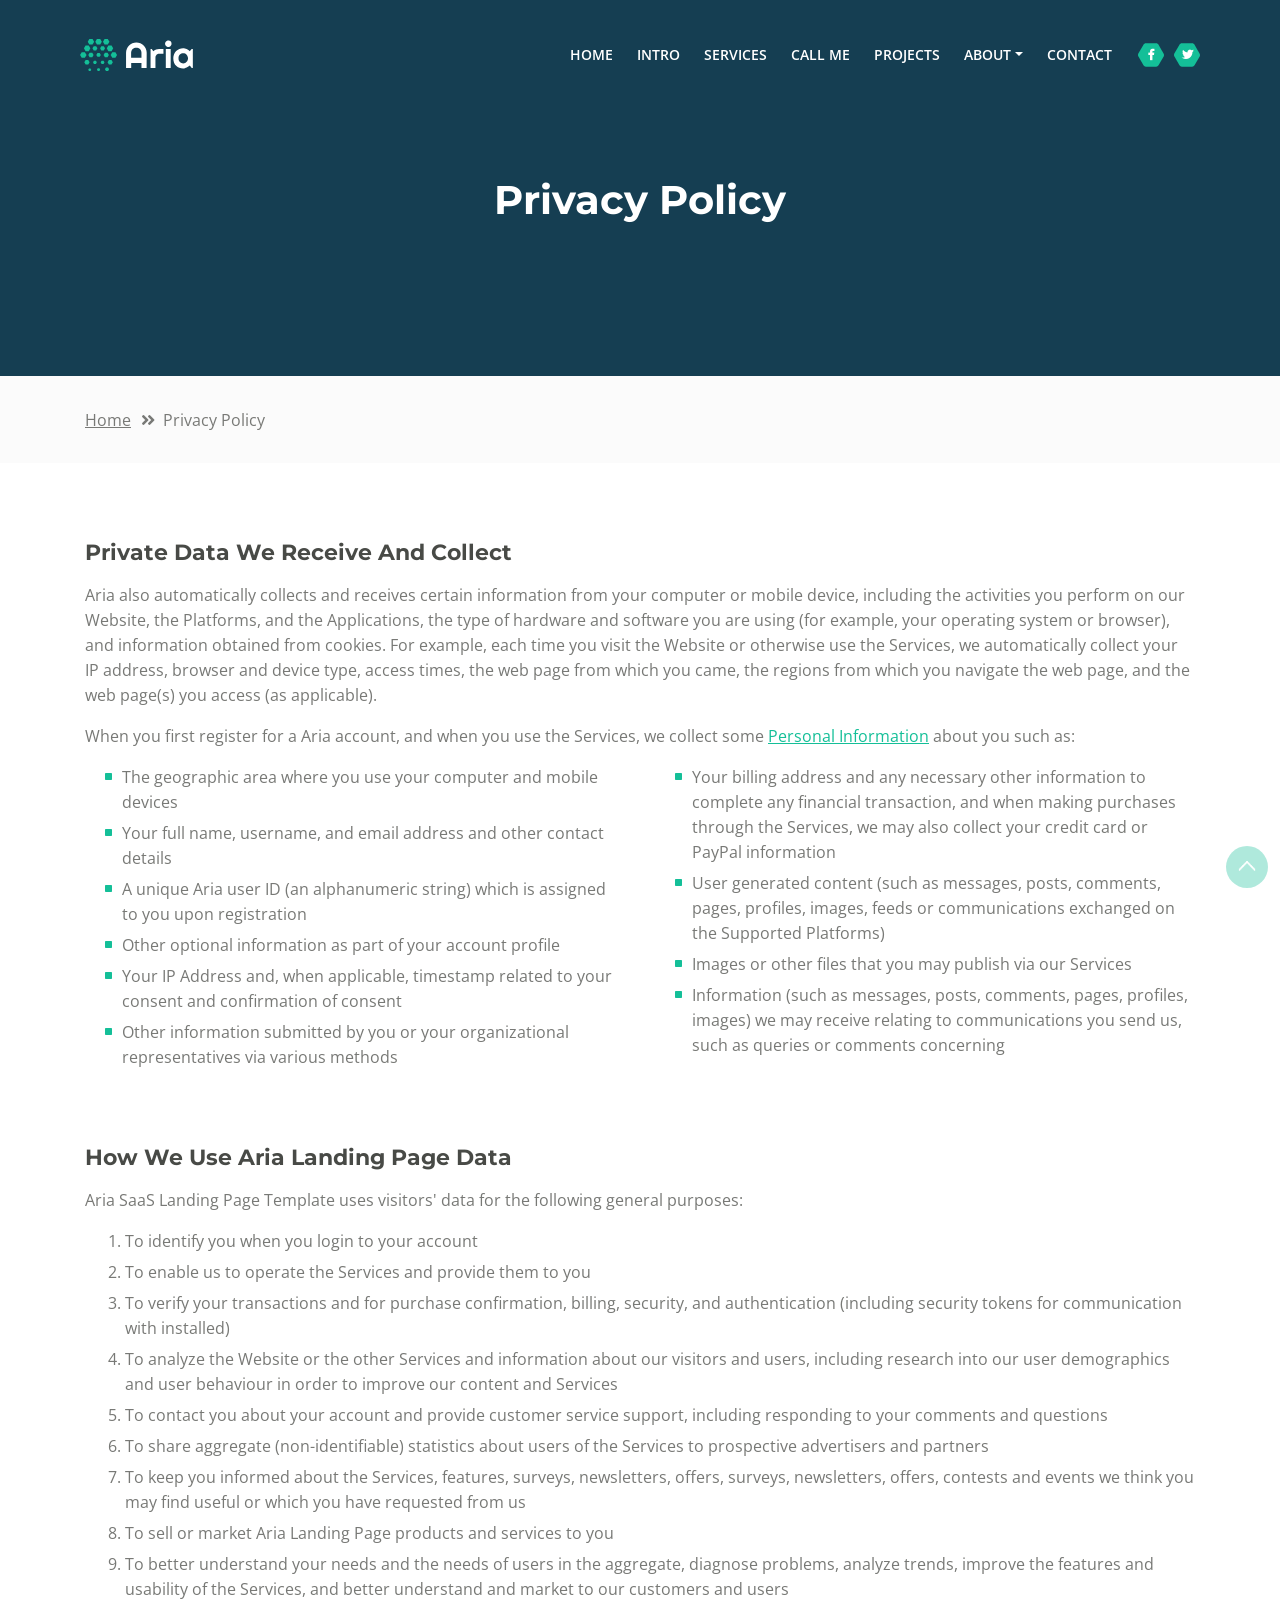
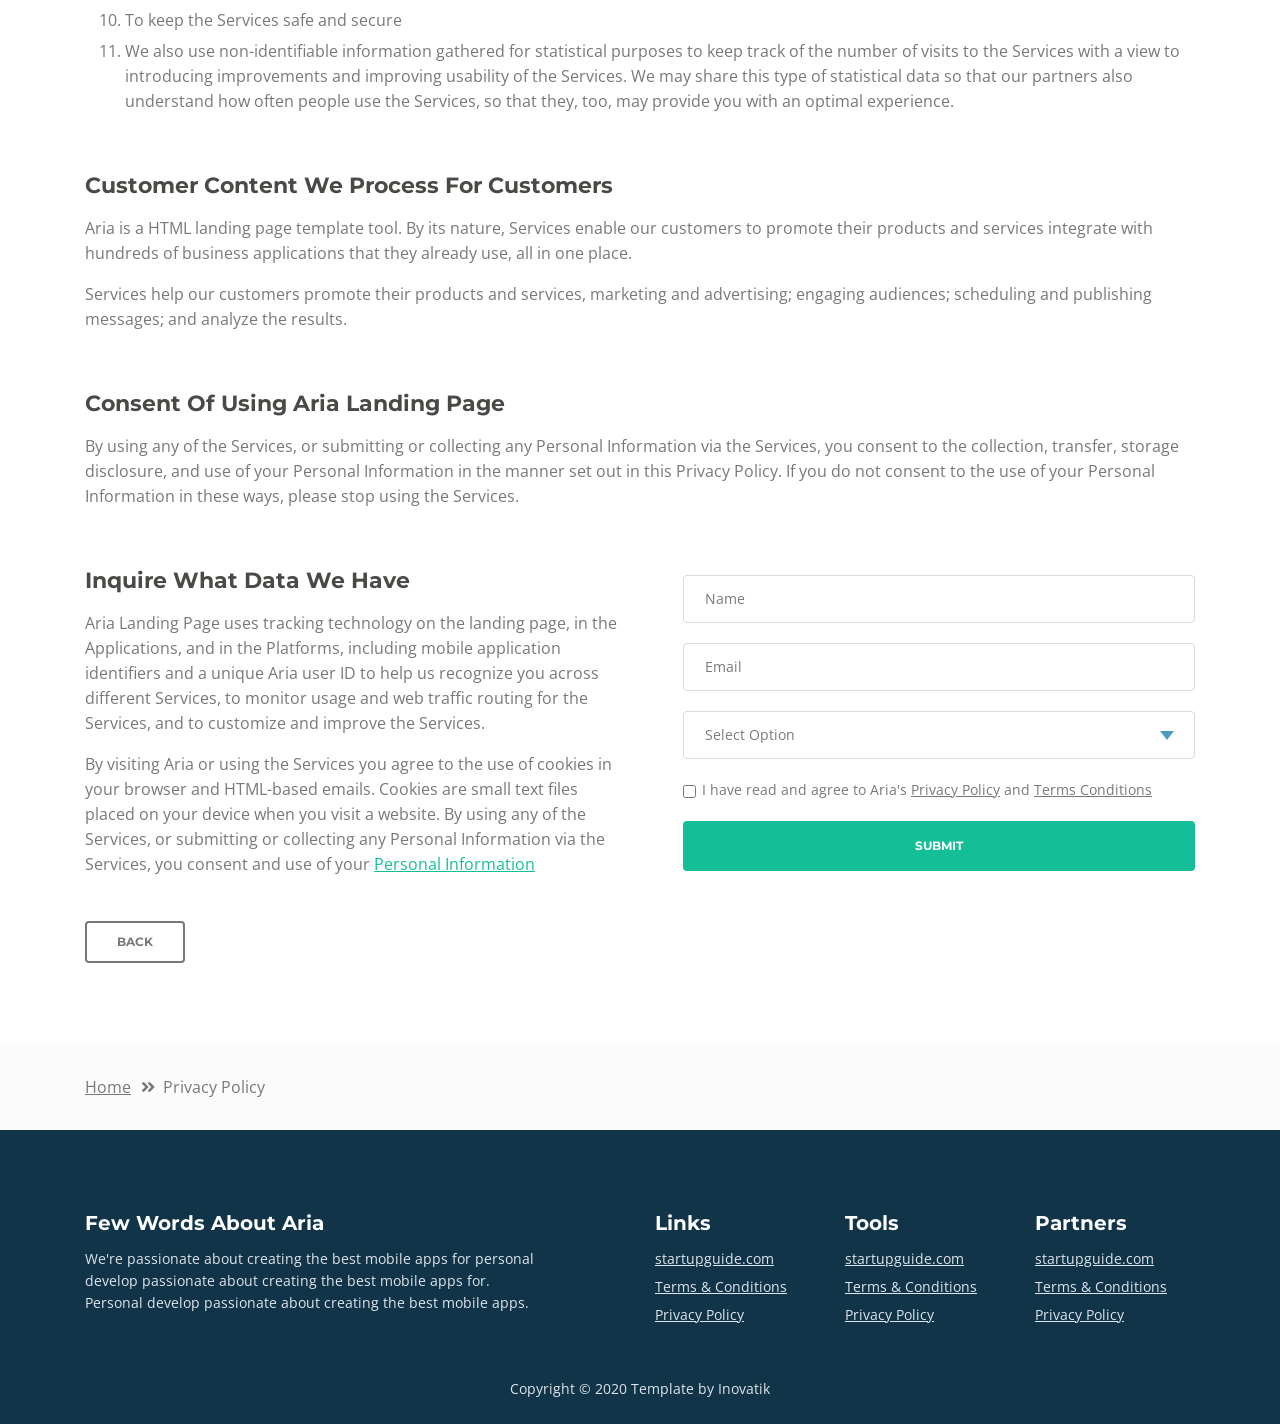
<file: public_html/privacy-policy.html>
<!DOCTYPE html>
<html lang="en">
<head>
    <meta charset="utf-8">
    <meta name="viewport" content="width=device-width, initial-scale=1, shrink-to-fit=no">
    
    <!-- SEO Meta Tags -->
    <meta name="description" content="Aria is a business focused HTML landing page template built with Bootstrap to help you create lead generation websites for companies and their services.">
    <meta name="author" content="Inovatik">

    <!-- OG Meta Tags to improve the way the post looks when you share the page on LinkedIn, Facebook, Google+ -->
	<meta property="og:site_name" content="" /> <!-- website name -->
	<meta property="og:site" content="" /> <!-- website link -->
	<meta property="og:title" content=""/> <!-- title shown in the actual shared post -->
	<meta property="og:description" content="" /> <!-- description shown in the actual shared post -->
	<meta property="og:image" content="" /> <!-- image link, make sure it's jpg -->
	<meta property="og:url" content="" /> <!-- where do you want your post to link to -->
	<meta property="og:type" content="article" />

    <!-- Website Title -->
    <title>Privacy Policy - Aria - Business HTML Landing Page Template</title>
    
    <!-- Styles -->
    <link href="https://fonts.googleapis.com/css?family=Montserrat:500,700&display=swap&subset=latin-ext" rel="stylesheet">
    <link href="https://fonts.googleapis.com/css?family=Open+Sans:400,400i,600&display=swap&subset=latin-ext" rel="stylesheet">
    <link href="css/bootstrap.css" rel="stylesheet">
    <link href="css/fontawesome-all.css" rel="stylesheet">
    <link href="css/swiper.css" rel="stylesheet">
	<link href="css/magnific-popup.css" rel="stylesheet">
    <link href="css/styles.css" rel="stylesheet">
	
	<!-- Favicon  -->
    <link rel="icon" href="images/favicon.png">
</head>
<body data-spy="scroll" data-target=".fixed-top">
    
    <!-- Preloader -->
	<div class="spinner-wrapper">
        <div class="spinner">
            <div class="bounce1"></div>
            <div class="bounce2"></div>
            <div class="bounce3"></div>
        </div>
    </div>
    <!-- end of preloader -->
    

    <!-- Navbar -->
    <nav class="navbar navbar-expand-md navbar-dark navbar-custom fixed-top">
        <!-- Text Logo - Use this if you don't have a graphic logo -->
        <!-- <a class="navbar-brand logo-text page-scroll" href="index.html">Aria</a> -->

        <!-- Image Logo -->
        <a class="navbar-brand logo-image" href="index.html"><img src="images/logo.svg" alt="alternative"></a>
        
        <!-- Mobile Menu Toggle Button -->
        <button class="navbar-toggler" type="button" data-toggle="collapse" data-target="#navbarsExampleDefault" aria-controls="navbarsExampleDefault" aria-expanded="false" aria-label="Toggle navigation">
            <span class="navbar-toggler-awesome fas fa-bars"></span>
            <span class="navbar-toggler-awesome fas fa-times"></span>
        </button>
        <!-- end of mobile menu toggle button -->

        <div class="collapse navbar-collapse" id="navbarsExampleDefault">
            <ul class="navbar-nav ml-auto">
                <li class="nav-item">
                    <a class="nav-link page-scroll" href="index.html#header">HOME <span class="sr-only">(current)</span></a>
                </li>
                <li class="nav-item">
                    <a class="nav-link page-scroll" href="index.html#intro">INTRO</a>
                </li>
                <li class="nav-item">
                    <a class="nav-link page-scroll" href="index.html#services">SERVICES</a>
                </li>
                <li class="nav-item">
                    <a class="nav-link page-scroll" href="index.html#callMe">CALL ME</a>
                </li>
                <li class="nav-item">
                    <a class="nav-link page-scroll" href="index.html#projects">PROJECTS</a>
                </li>

                <!-- Dropdown Menu -->          
                <li class="nav-item dropdown">
                    <a class="nav-link dropdown-toggle page-scroll" href="index.html#about" id="navbarDropdown" role="button" aria-haspopup="true" aria-expanded="false">ABOUT</a>
                    <div class="dropdown-menu" aria-labelledby="navbarDropdown">
                        <a class="dropdown-item" href="terms-conditions.html"><span class="item-text">TERMS CONDITIONS</span></a>
                        <div class="dropdown-items-divide-hr"></div>
                        <a class="dropdown-item" href="privacy-policy.html"><span class="item-text">PRIVACY POLICY</span></a>
                    </div>
                </li>
                <!-- end of dropdown menu -->

                <li class="nav-item">
                    <a class="nav-link page-scroll" href="index.html#contact">CONTACT</a>
                </li>
            </ul>
            <span class="nav-item social-icons">
                <span class="fa-stack">
                    <a href="#your-link">
                        <span class="hexagon"></span>
                        <i class="fab fa-facebook-f fa-stack-1x"></i>
                    </a>
                </span>
                <span class="fa-stack">
                    <a href="#your-link">
                        <span class="hexagon"></span>
                        <i class="fab fa-twitter fa-stack-1x"></i>
                    </a>
                </span>
            </span>
        </div>
    </nav> <!-- end of navbar -->
    <!-- end of navbar -->


    <!-- Header -->
    <header id="header" class="ex-header">
        <div class="container">
            <div class="row">
                <div class="col-md-12">
                    <h1>Privacy Policy</h1>
                </div> <!-- end of col -->
            </div> <!-- end of row -->
        </div> <!-- end of container -->
    </header> <!-- end of ex-header -->
    <!-- end of header -->


    <!-- Breadcrumbs -->
    <div class="ex-basic-1">
        <div class="container">
            <div class="row">
                <div class="col-lg-12">
                    <div class="breadcrumbs">
                        <a href="index.html">Home</a><i class="fa fa-angle-double-right"></i><span>Privacy Policy</span>
                    </div> <!-- end of breadcrumbs -->
                </div> <!-- end of col -->
            </div> <!-- end of row -->
        </div> <!-- end of container -->
    </div> <!-- end of ex-basic-1 -->
    <!-- end of breadcrumbs -->


    <!-- Privacy Content -->
    <div class="ex-basic-2">
        <div class="container">
            <div class="row">
                <div class="col-lg-12">
                    <div class="text-container">
                        <h3>Private Data We Receive And Collect</h3>
                        <p>Aria also automatically collects and receives certain information from your computer or mobile device, including the activities you perform on our Website, the Platforms, and the Applications, the type of hardware and software you are using (for example, your operating system or browser), and information obtained from cookies. For example, each time you visit the Website or otherwise use the Services, we automatically collect your IP address, browser and device type, access times, the web page from which you came, the regions from which you navigate the web page, and the web page(s) you access (as applicable).</p>
                        <p>When you first register for a Aria account, and when you use the Services, we collect some <a class="green" href="#your-link">Personal Information</a> about you such as:</p>
                        <div class="row">
                            <div class="col-md-6">
                                <ul class="list-unstyled li-space-lg indent">
                                    <li class="media">
                                        <i class="fas fa-square"></i>
                                        <div class="media-body">The geographic area where you use your computer and mobile devices</div>
                                    </li>
                                    <li class="media">
                                        <i class="fas fa-square"></i>
                                        <div class="media-body">Your full name, username, and email address and other contact details</div>
                                    </li>
                                    <li class="media">
                                        <i class="fas fa-square"></i>
                                        <div class="media-body">A unique Aria user ID (an alphanumeric string) which is assigned to you upon registration</div>
                                    </li>
                                    <li class="media">
                                        <i class="fas fa-square"></i>
                                        <div class="media-body">Other optional information as part of your account profile</div>
                                    </li>
                                    <li class="media">
                                        <i class="fas fa-square"></i>
                                        <div class="media-body">Your IP Address and, when applicable, timestamp related to your consent and confirmation of consent</div>
                                    </li>
                                    <li class="media">
                                        <i class="fas fa-square"></i>
                                        <div class="media-body">Other information submitted by you or your organizational representatives via various methods</div>
                                    </li>
                                </ul>
                            </div> <!-- end of col -->

                            <div class="col-md-6">
                                <ul class="list-unstyled li-space-lg indent">
                                    <li class="media">
                                        <i class="fas fa-square"></i>
                                        <div class="media-body">Your billing address and any necessary other information to complete any financial transaction, and when making purchases through the Services, we may also collect your credit card or PayPal information</div>
                                    </li>
                                    <li class="media">
                                        <i class="fas fa-square"></i>
                                        <div class="media-body">User generated content (such as messages, posts, comments, pages, profiles, images, feeds or communications exchanged on the Supported Platforms)</div>
                                    </li>
                                    <li class="media">
                                        <i class="fas fa-square"></i>
                                        <div class="media-body">Images or other files that you may publish via our Services</div>
                                    </li>
                                    <li class="media">
                                        <i class="fas fa-square"></i>
                                        <div class="media-body">Information (such as messages, posts, comments, pages, profiles, images) we may receive relating to communications you send us, such as queries or comments concerning</div>
                                    </li>
                                </ul>
                            </div> <!-- end of col -->
                        </div> <!-- end of row -->
                    </div> <!-- end of text-container-->
                    
                    <div class="text-container">
                        <h3>How We Use Aria Landing Page Data</h3>
                        <p>Aria SaaS Landing Page Template uses visitors' data for the following general purposes:</p>
                        <ol class="li-space-lg">
                            <li>To identify you when you login to your account</li>
                            <li>To enable us to operate the Services and provide them to you</li>
                            <li>To verify your transactions and for purchase confirmation, billing, security, and authentication (including security tokens for communication with installed)</li>
                            <li>To analyze the Website or the other Services and information about our visitors and users, including research into our user demographics and user behaviour in order to improve our content and Services</li>
                            <li>To contact you about your account and provide customer service support, including responding to your comments and questions</li>
                            <li>To share aggregate (non-identifiable) statistics about users of the Services to prospective advertisers and partners</li>
                            <li>To keep you informed about the Services, features, surveys, newsletters, offers, surveys, newsletters, offers, contests and events we think you may find useful or which you have requested from us</li>
                            <li>To sell or market Aria Landing Page products and services to you</li>
                            <li>To better understand your needs and the needs of users in the aggregate, diagnose problems, analyze trends, improve the features and usability of the Services, and better understand and market to our customers and users</li>
                            <li>To keep the Services safe and secure</li>
                            <li>We also use non-identifiable information gathered for statistical purposes to keep track of the number of visits to the Services with a view to introducing improvements and improving usability of the Services. We may share this type of statistical data so that our partners also understand how often people use the Services, so that they, too, may provide you with an optimal experience.</li>
                        </ol>
                    </div> <!-- end of text-container -->

                    <div class="text-container">
                        <h3>Customer Content We Process For Customers</h3>
                        <p>Aria is a HTML landing page template tool. By its nature, Services enable our customers to promote their products and services integrate with hundreds of business applications that they already use, all in one place.</p>
                        <p>Services help our customers promote their products and services, marketing and advertising; engaging audiences; scheduling and publishing messages; and analyze the results.</p>
                    </div> <!-- end of text container -->

                    <div class="text-container">
                        <h3>Consent Of Using Aria Landing Page</h3>
					    <p class="mb-5">By using any of the Services, or submitting or collecting any Personal Information via the Services, you consent to the collection, transfer, storage disclosure, and use of your Personal Information in the manner set out in this Privacy Policy. If you do not consent to the use of your Personal Information in these ways, please stop using the Services.</p>
                    </div> <!-- end of text-container -->
                                       
                    <div class="row">
                        <div class="col-md-6">
                            <div class="text-container last">
                                <h3>Inquire What Data We Have</h3>
                                <p>Aria Landing Page uses tracking technology on the landing page, in the Applications, and in the Platforms, including mobile application identifiers and a unique Aria user ID to help us recognize you across different Services, to monitor usage and web traffic routing for the Services, and to customize and improve the Services.</p>
                                <p> By visiting Aria or using the Services you agree to the use of cookies in your browser and HTML-based emails. Cookies are small text files placed on your device when you visit a website. By using any of the Services, or submitting or collecting any Personal Information via the Services, you consent and use of your <a class="green" href="#your-link">Personal Information</a></p>
                            </div> <!-- end of text container -->
                        </div> <!-- end of col-->
                        <div class="col-md-6">

                            <!-- Privacy Form -->
                            <div class="form-container">
                                <form id="privacyForm" data-toggle="validator" data-focus="false">
                                    <div class="form-group">
                                        <input type="text" class="form-control-input" id="pname" required>
                                        <label class="label-control" for="pname">Name</label>
                                        <div class="help-block with-errors"></div>
                                    </div>
                                    <div class="form-group">
                                        <input type="email" class="form-control-input" id="pemail" required>
                                        <label class="label-control" for="pemail">Email</label>
                                        <div class="help-block with-errors"></div>
                                    </div>
                                    <div class="form-group">
                                        <select class="form-control-select" id="pselect" required>
                                            <option class="select-option" value="" disabled selected>Select Option</option>
                                            <option class="select-option" value="Delete data">Delete my data</option>
                                            <option class="select-option" value="Show me data">Show me my data</option>
                                        </select>
                                        <div class="help-block with-errors"></div>
                                    </div>
                                    <div class="form-group checkbox">
                                        <input type="checkbox" id="pterms" value="Agreed-to-Terms" required>I have read and agree to Aria's <a href="privacy-policy.html">Privacy Policy</a> and <a href="terms-conditions.html">Terms Conditions</a>
                                        <div class="help-block with-errors"></div>
                                    </div>
                                    <div class="form-group">
                                        <button type="submit" class="form-control-submit-button">SUBMIT</button>
                                    </div>
                                    <div class="form-message">
                                        <div id="pmsgSubmit" class="h3 text-center hidden"></div>
                                    </div>
                                </form>
                            </div> <!-- end of form container -->
                            <!-- end of privacy form -->

                        </div> <!-- end of col--> 
                    </div> <!-- end of row -->
                    <a class="btn-outline-reg back" href="index.html">BACK</a>
                </div> <!-- end of col-->
            </div> <!-- end of row -->
        </div> <!-- end of container -->
    </div> <!-- end of ex-basic-2 -->
    <!-- end of privacy content -->


    <!-- Breadcrumbs -->
    <div class="ex-basic-1">
        <div class="container">
            <div class="row">
                <div class="col-lg-12">
                    <div class="breadcrumbs">
                        <a href="index.html">Home</a><i class="fa fa-angle-double-right"></i><span>Privacy Policy</span>
                    </div> <!-- end of breadcrumbs -->
                </div> <!-- end of col -->
            </div> <!-- end of row -->
        </div> <!-- end of container -->
    </div> <!-- end of ex-basic-1 -->
    <!-- end of breadcrumbs -->

    
    <!-- Footer -->
    <div class="footer">
        <div class="container">
            <div class="row">
                <div class="col-md-6">
                    <div class="text-container about">
                        <h4>Few Words About Aria</h4>
                        <p class="white">We're passionate about creating the best mobile apps for personal develop passionate about creating the best mobile apps for. Personal develop passionate about creating the best mobile apps.</p>
                    </div> <!-- end of text-container -->
                </div> <!-- end of col -->
                <div class="col-md-2">
                    <div class="text-container">
                        <h4>Links</h4>
                        <ul class="list-unstyled li-space-lg white">
                            <li>
                                <a class="white" href="#your-link">startupguide.com</a>
                            </li>
                            <li>
                                <a class="white" href="terms-conditions.html">Terms & Conditions</a>
                            </li>
                            <li>
                                <a class="white" href="privacy-policy.html">Privacy Policy</a>
                            </li>
                        </ul>
                    </div> <!-- end of text-container -->
                </div> <!-- end of col -->
                <div class="col-md-2">
                    <div class="text-container">
                        <h4>Tools</h4>
                        <ul class="list-unstyled li-space-lg">
                            <li>
                                <a class="white" href="#your-link">startupguide.com</a>
                            </li>
                            <li>
                                <a class="white" href="terms-conditions.html">Terms & Conditions</a>
                            </li>
                            <li class="media">
                                <a class="white" href="privacy-policy.html">Privacy Policy</a>
                            </li>
                        </ul>
                    </div> <!-- end of text-container -->
                </div> <!-- end of col -->
                <div class="col-md-2">
                    <div class="text-container">
                        <h4>Partners</h4>
                        <ul class="list-unstyled li-space-lg">
                            <li>
                                <a class="white" href="#your-link">startupguide.com</a>
                            </li>
                            <li>
                                <a class="white" href="terms-conditions.html">Terms & Conditions</a>
                            </li>
                            <li>
                                <a class="white" href="privacy-policy.html">Privacy Policy</a>
                            </li>
                        </ul>
                    </div> <!-- end of text-container -->
                </div> <!-- end of col -->
            </div> <!-- end of row -->
        </div> <!-- end of container -->
    </div> <!-- end of footer -->  
    <!-- end of footer -->


    <!-- Copyright -->
    <div class="copyright">
        <div class="container">
            <div class="row">
                <div class="col-lg-12">
                    <p class="p-small">Copyright © 2020 <a href="https://inovatik.com">Template by Inovatik</a></p>
                </div> <!-- end of col -->
            </div> <!-- enf of row -->
        </div> <!-- end of container -->
    </div> <!-- end of copyright --> 
    <!-- end of copyright -->

    
    <!-- Scripts -->
    <script src="js/jquery.min.js"></script> <!-- jQuery for Bootstrap's JavaScript plugins -->
    <script src="js/popper.min.js"></script> <!-- Popper tooltip library for Bootstrap -->
    <script src="js/bootstrap.min.js"></script> <!-- Bootstrap framework -->
    <script src="js/jquery.easing.min.js"></script> <!-- jQuery Easing for smooth scrolling between anchors -->
    <script src="js/swiper.min.js"></script> <!-- Swiper for image and text sliders -->
    <script src="js/jquery.magnific-popup.js"></script> <!-- Magnific Popup for lightboxes -->
    <script src="js/morphext.min.js"></script> <!-- Morphtext rotating text in the header -->
    <script src="js/isotope.pkgd.min.js"></script> <!-- Isotope for filter -->
    <script src="js/validator.min.js"></script> <!-- Validator.js - Bootstrap plugin that validates forms -->
    <script src="js/scripts.js"></script> <!-- Custom scripts -->
</body>
</html>
</file>
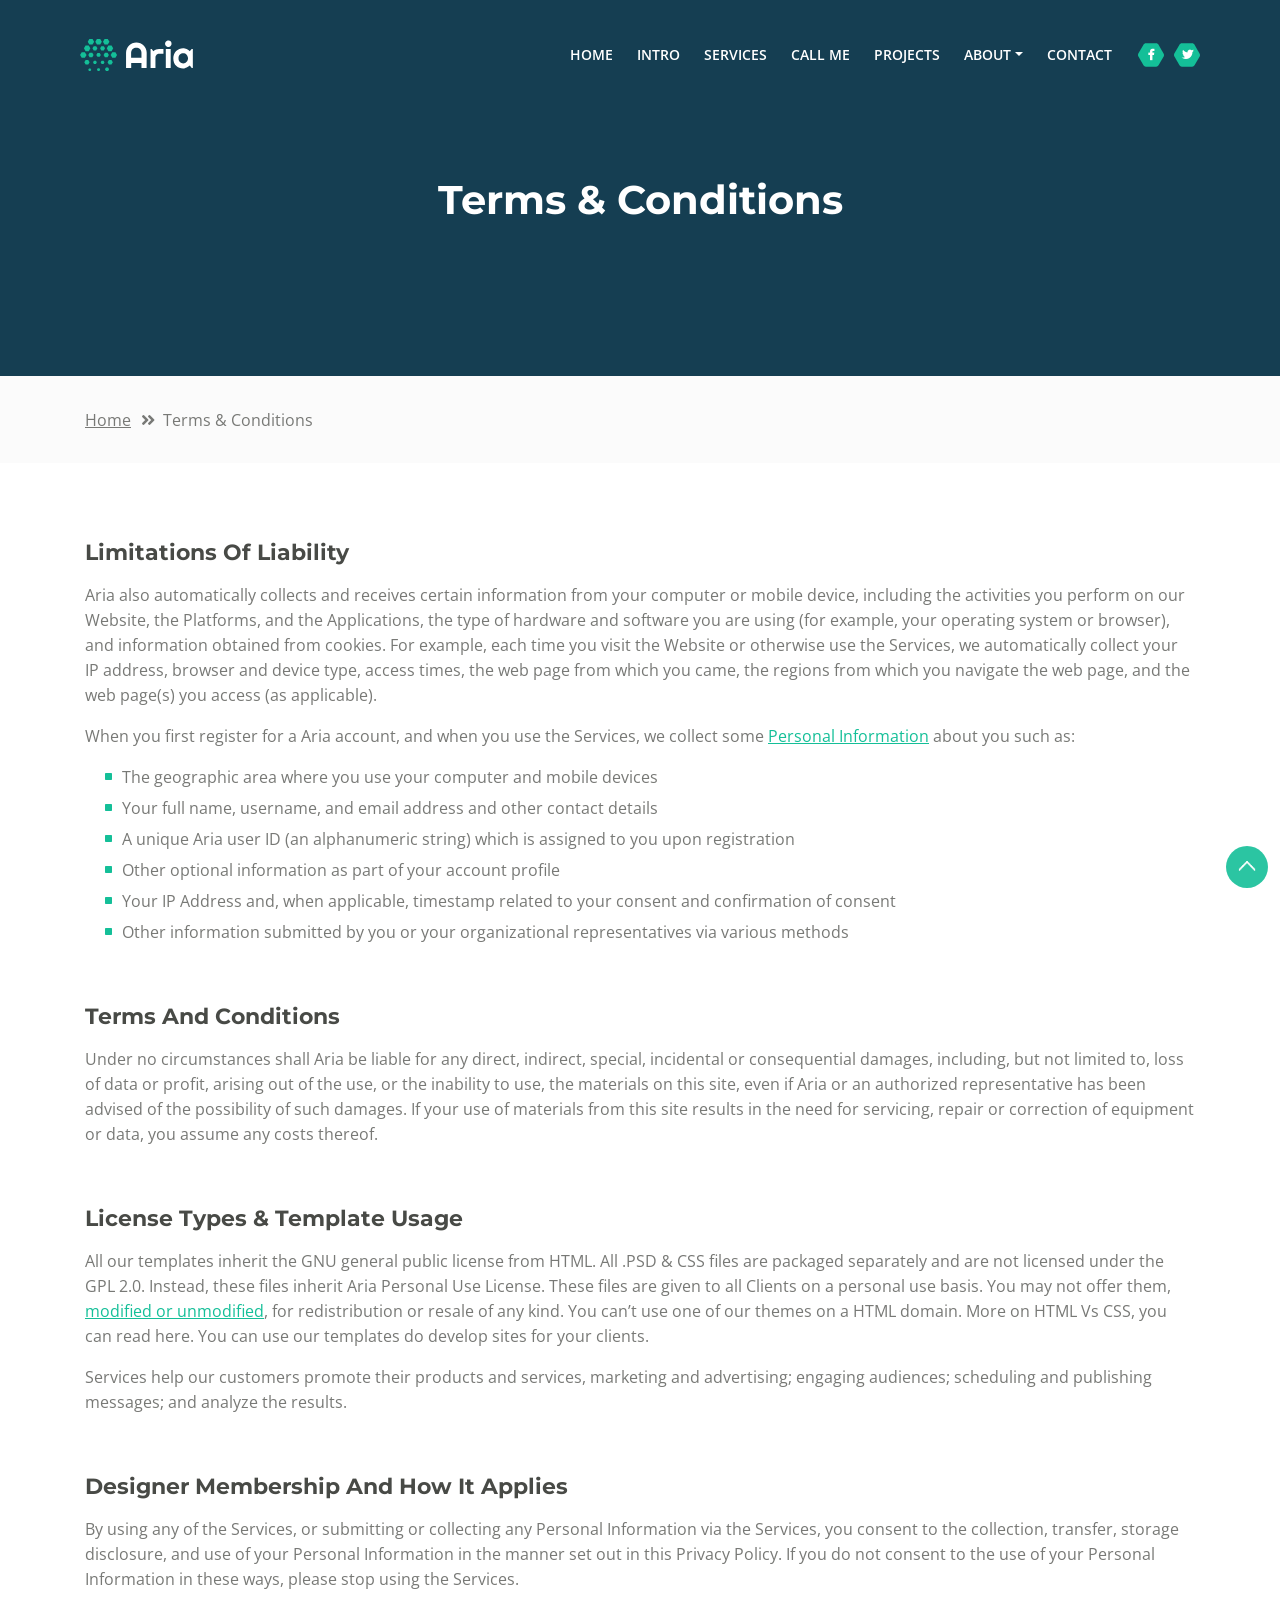
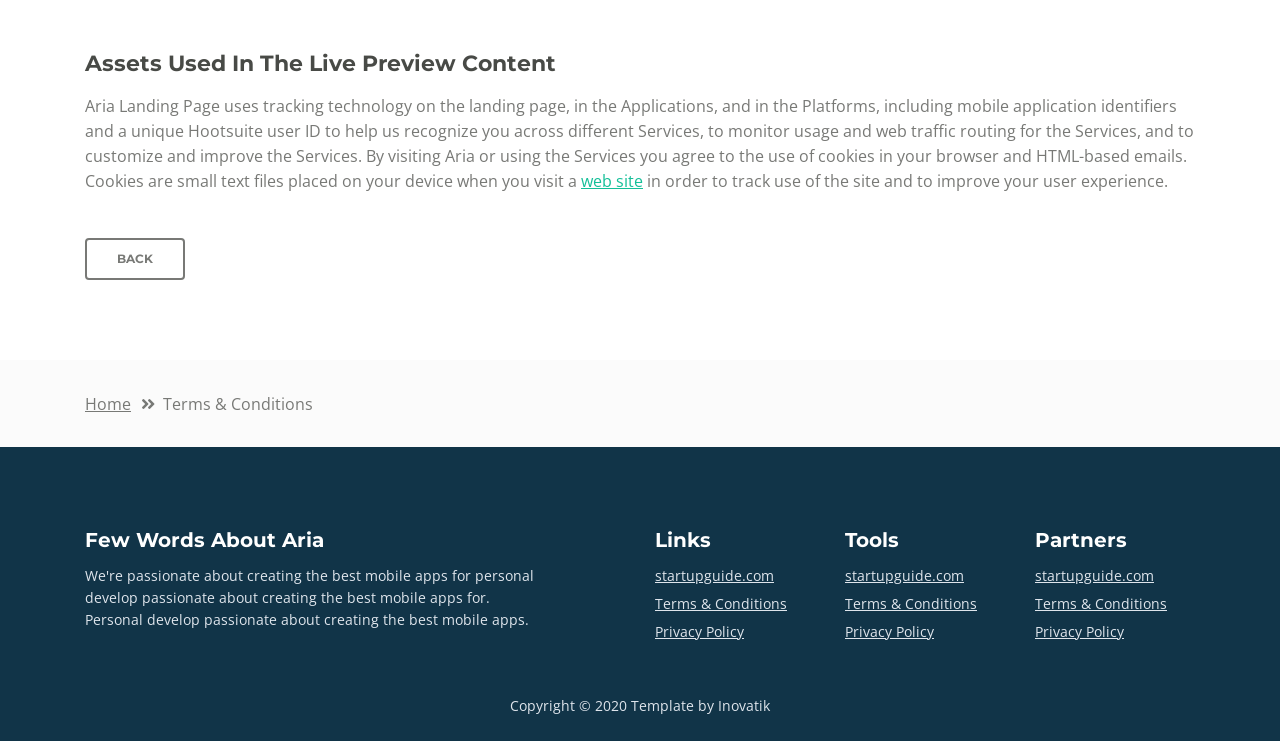
<file: public_html/terms-conditions.html>
<!DOCTYPE html>
<html lang="en">
<head>
    <meta charset="utf-8">
    <meta name="viewport" content="width=device-width, initial-scale=1, shrink-to-fit=no">
    
    <!-- SEO Meta Tags -->
    <meta name="description" content="Aria is a business focused HTML landing page template built with Bootstrap to help you create lead generation websites for companies and their services.">
    <meta name="author" content="Inovatik">

    <!-- OG Meta Tags to improve the way the post looks when you share the page on LinkedIn, Facebook, Google+ -->
	<meta property="og:site_name" content="" /> <!-- website name -->
	<meta property="og:site" content="" /> <!-- website link -->
	<meta property="og:title" content=""/> <!-- title shown in the actual shared post -->
	<meta property="og:description" content="" /> <!-- description shown in the actual shared post -->
	<meta property="og:image" content="" /> <!-- image link, make sure it's jpg -->
	<meta property="og:url" content="" /> <!-- where do you want your post to link to -->
	<meta property="og:type" content="article" />

    <!-- Website Title -->
    <title>Terms Conditions - Aria - Business HTML Landing Page Template</title>
    
    <!-- Styles -->
    <link href="https://fonts.googleapis.com/css?family=Montserrat:500,700&display=swap&subset=latin-ext" rel="stylesheet">
    <link href="https://fonts.googleapis.com/css?family=Open+Sans:400,400i,600&display=swap&subset=latin-ext" rel="stylesheet">
    <link href="css/bootstrap.css" rel="stylesheet">
    <link href="css/fontawesome-all.css" rel="stylesheet">
    <link href="css/swiper.css" rel="stylesheet">
	<link href="css/magnific-popup.css" rel="stylesheet">
    <link href="css/styles.css" rel="stylesheet">
	
	<!-- Favicon  -->
    <link rel="icon" href="images/favicon.png">
</head>
<body data-spy="scroll" data-target=".fixed-top">
    
    <!-- Preloader -->
	<div class="spinner-wrapper">
        <div class="spinner">
            <div class="bounce1"></div>
            <div class="bounce2"></div>
            <div class="bounce3"></div>
        </div>
    </div>
    <!-- end of preloader -->
    

    <!-- Navbar -->
    <nav class="navbar navbar-expand-md navbar-dark navbar-custom fixed-top">
        <!-- Text Logo - Use this if you don't have a graphic logo -->
        <!-- <a class="navbar-brand logo-text page-scroll" href="index.html">Aria</a> -->

        <!-- Image Logo -->
        <a class="navbar-brand logo-image" href="index.html"><img src="images/logo.svg" alt="alternative"></a>
        
        <!-- Mobile Menu Toggle Button -->
        <button class="navbar-toggler" type="button" data-toggle="collapse" data-target="#navbarsExampleDefault" aria-controls="navbarsExampleDefault" aria-expanded="false" aria-label="Toggle navigation">
            <span class="navbar-toggler-awesome fas fa-bars"></span>
            <span class="navbar-toggler-awesome fas fa-times"></span>
        </button>
        <!-- end of mobile menu toggle button -->

        <div class="collapse navbar-collapse" id="navbarsExampleDefault">
            <ul class="navbar-nav ml-auto">
                <li class="nav-item">
                    <a class="nav-link page-scroll" href="index.html#header">HOME <span class="sr-only">(current)</span></a>
                </li>
                <li class="nav-item">
                    <a class="nav-link page-scroll" href="index.html#intro">INTRO</a>
                </li>
                <li class="nav-item">
                    <a class="nav-link page-scroll" href="index.html#services">SERVICES</a>
                </li>
                <li class="nav-item">
                    <a class="nav-link page-scroll" href="index.html#callMe">CALL ME</a>
                </li>
                <li class="nav-item">
                    <a class="nav-link page-scroll" href="index.html#projects">PROJECTS</a>
                </li>

                <!-- Dropdown Menu -->          
                <li class="nav-item dropdown">
                    <a class="nav-link dropdown-toggle page-scroll" href="index.html#about" id="navbarDropdown" role="button" aria-haspopup="true" aria-expanded="false">ABOUT</a>
                    <div class="dropdown-menu" aria-labelledby="navbarDropdown">
                        <a class="dropdown-item" href="terms-conditions.html"><span class="item-text">TERMS CONDITIONS</span></a>
                        <div class="dropdown-items-divide-hr"></div>
                        <a class="dropdown-item" href="privacy-policy.html"><span class="item-text">PRIVACY POLICY</span></a>
                    </div>
                </li>
                <!-- end of dropdown menu -->

                <li class="nav-item">
                    <a class="nav-link page-scroll" href="index.html#contact">CONTACT</a>
                </li>
            </ul>
            <span class="nav-item social-icons">
                <span class="fa-stack">
                    <a href="#your-link">
                        <span class="hexagon"></span>
                        <i class="fab fa-facebook-f fa-stack-1x"></i>
                    </a>
                </span>
                <span class="fa-stack">
                    <a href="#your-link">
                        <span class="hexagon"></span>
                        <i class="fab fa-twitter fa-stack-1x"></i>
                    </a>
                </span>
            </span>
        </div>
    </nav> <!-- end of navbar -->
    <!-- end of navbar -->


    <!-- Header -->
    <header id="header" class="ex-header">
        <div class="container">
            <div class="row">
                <div class="col-lg-12">
                    <h1>Terms & Conditions</h1>
                </div> <!-- end of col -->
            </div> <!-- end of row -->
        </div> <!-- end of container -->
    </header> <!-- end of ex-header -->
    <!-- end of header -->


    <!-- Breadcrumbs -->
    <div class="ex-basic-1">
        <div class="container">
            <div class="row">
                <div class="col-lg-12">
                    <div class="breadcrumbs">
                        <a href="index.html">Home</a><i class="fa fa-angle-double-right"></i><span>Terms & Conditions</span>
                    </div> <!-- end of breadcrumbs -->
                </div> <!-- end of col -->
            </div> <!-- end of row -->
        </div> <!-- end of container -->
    </div> <!-- end of ex-basic-1 -->
    <!-- end of breadcrumbs -->


    <!-- Terms Content -->
    <div class="ex-basic-2">
        <div class="container">
            <div class="row">
                <div class="col-lg-12">
                    <div class="text-container">
                        <h3>Limitations Of Liability</h3>
                        <p>Aria also automatically collects and receives certain information from your computer or mobile device, including the activities you perform on our Website, the Platforms, and the Applications, the type of hardware and software you are using (for example, your operating system or browser), and information obtained from cookies. For example, each time you visit the Website or otherwise use the Services, we automatically collect your IP address, browser and device type, access times, the web page from which you came, the regions from which you navigate the web page, and the web page(s) you access (as applicable).</p>
                        <p>When you first register for a Aria account, and when you use the Services, we collect some <a class="green" href="#your-link">Personal Information</a> about you such as:</p>
                        <ul class="list-unstyled li-space-lg indent">
                            <li class="media">
                                <i class="fas fa-square"></i>
                                <div class="media-body">The geographic area where you use your computer and mobile devices</div>
                            </li>
                            <li class="media">
                                <i class="fas fa-square"></i>
                                <div class="media-body">Your full name, username, and email address and other contact details</div>
                            </li>
                            <li class="media">
                                <i class="fas fa-square"></i>
                                <div class="media-body">A unique Aria user ID (an alphanumeric string) which is assigned to you upon registration</div>
                            </li>
                            <li class="media">
                                <i class="fas fa-square"></i>
                                <div class="media-body">Other optional information as part of your account profile</div>
                            </li>
                            <li class="media">
                                <i class="fas fa-square"></i>
                                <div class="media-body">Your IP Address and, when applicable, timestamp related to your consent and confirmation of consent</div>
                            </li>
                            <li class="media">
                                <i class="fas fa-square"></i>
                                <div class="media-body">Other information submitted by you or your organizational representatives via various methods</div>
                            </li>
                        </ul>
                    </div> <!-- end of text-container -->
                    
                    <div class="text-container">
                        <h3>Terms And Conditions</h3>
                        <p>Under no circumstances shall Aria be liable for any direct, indirect, special, incidental or consequential damages, including, but not limited to, loss of data or profit, arising out of the use, or the inability to use, the materials on this site, even if Aria or an authorized representative has been advised of the possibility of such damages. If your use of materials from this site results in the need for servicing, repair or correction of equipment or data, you assume any costs thereof.</p>
                    </div> <!-- end of text-container -->

                    <div class="text-container">
                        <h3>License Types & Template Usage</h3>
                        <p>All our templates inherit the GNU general public license from HTML. All .PSD & CSS files are packaged separately and are not licensed under the GPL 2.0. Instead, these files inherit Aria Personal Use License. These files are given to all Clients on a personal use basis. You may not offer them, <a class="green" href="#your-link">modified or unmodified</a>, for redistribution or resale of any kind. You can’t use one of our themes on a HTML domain. More on HTML Vs CSS, you can read here. You can use our templates do develop sites for your clients.</p>
                        <p>Services help our customers promote their products and services, marketing and advertising; engaging audiences; scheduling and publishing messages; and analyze the results.</p>
                    </div> <!-- end of text-container -->

                    <div class="text-container">
                        <h3>Designer Membership And How It Applies</h3>
                        <p>By using any of the Services, or submitting or collecting any Personal Information via the Services, you consent to the collection, transfer, storage disclosure, and use of your Personal Information in the manner set out in this Privacy Policy. If you do not consent to the use of your Personal Information in these ways, please stop using the Services.</p>
                    </div> <!-- end of text-container -->
                    
                    <div class="text-container last">
                        <h3>Assets Used In The Live Preview Content</h3>
                        <p>Aria Landing Page uses tracking technology on the landing page, in the Applications, and in the Platforms, including mobile application identifiers and a unique Hootsuite user ID to help us recognize you across different Services, to monitor usage and web traffic routing for the Services, and to customize and improve the Services. By visiting Aria or using the Services you agree to the use of cookies in your browser and HTML-based emails. Cookies are small text files placed on your device when you visit a <a class="green" href="#your-link">web site</a> in order to track use of the site and to improve your user experience.</p>
                        <a class="btn-outline-reg" href="index.html">BACK</a>
                    </div> <!-- end of text-container -->
                </div>
            </div> <!-- end of row -->
        </div> <!-- end of container -->
    </div> <!-- end of ex-basic -->
    <!-- end of terms content -->

    
    <!-- Breadcrumbs -->
    <div class="ex-basic-1">
        <div class="container">
            <div class="row">
                <div class="col-lg-12">
                    <div class="breadcrumbs">
                        <a href="index.html">Home</a><i class="fa fa-angle-double-right"></i><span>Terms & Conditions</span>
                    </div> <!-- end of breadcrumbs -->
                </div> <!-- end of col -->
            </div> <!-- end of row -->
        </div> <!-- end of container -->
    </div> <!-- end of ex-basic-1 -->
    <!-- end of breadcrumbs -->


    <!-- Footer -->
    <div class="footer">
        <div class="container">
            <div class="row">
                <div class="col-md-6">
                    <div class="text-container about">
                        <h4>Few Words About Aria</h4>
                        <p class="white">We're passionate about creating the best mobile apps for personal develop passionate about creating the best mobile apps for. Personal develop passionate about creating the best mobile apps.</p>
                    </div> <!-- end of text-container -->
                </div> <!-- end of col -->
                <div class="col-md-2">
                    <div class="text-container">
                        <h4>Links</h4>
                        <ul class="list-unstyled li-space-lg white">
                            <li>
                                <a class="white" href="#your-link">startupguide.com</a>
                            </li>
                            <li>
                                <a class="white" href="terms-conditions.html">Terms & Conditions</a>
                            </li>
                            <li>
                                <a class="white" href="privacy-policy.html">Privacy Policy</a>
                            </li>
                        </ul>
                    </div> <!-- end of text-container -->
                </div> <!-- end of col -->
                <div class="col-md-2">
                    <div class="text-container">
                        <h4>Tools</h4>
                        <ul class="list-unstyled li-space-lg">
                            <li>
                                <a class="white" href="#your-link">startupguide.com</a>
                            </li>
                            <li>
                                <a class="white" href="terms-conditions.html">Terms & Conditions</a>
                            </li>
                            <li class="media">
                                <a class="white" href="privacy-policy.html">Privacy Policy</a>
                            </li>
                        </ul>
                    </div> <!-- end of text-container -->
                </div> <!-- end of col -->
                <div class="col-md-2">
                    <div class="text-container">
                        <h4>Partners</h4>
                        <ul class="list-unstyled li-space-lg">
                            <li>
                                <a class="white" href="#your-link">startupguide.com</a>
                            </li>
                            <li>
                                <a class="white" href="terms-conditions.html">Terms & Conditions</a>
                            </li>
                            <li>
                                <a class="white" href="privacy-policy.html">Privacy Policy</a>
                            </li>
                        </ul>
                    </div> <!-- end of text-container -->
                </div> <!-- end of col -->
            </div> <!-- end of row -->
        </div> <!-- end of container -->
    </div> <!-- end of footer -->  
    <!-- end of footer -->


    <!-- Copyright -->
    <div class="copyright">
        <div class="container">
            <div class="row">
                <div class="col-lg-12">
                    <p class="p-small">Copyright © 2020 <a href="https://inovatik.com">Template by Inovatik</a></p>
                </div> <!-- end of col -->
            </div> <!-- enf of row -->
        </div> <!-- end of container -->
    </div> <!-- end of copyright --> 
    <!-- end of copyright -->

	
    <!-- Scripts -->
    <script src="js/jquery.min.js"></script> <!-- jQuery for Bootstrap's JavaScript plugins -->
    <script src="js/popper.min.js"></script> <!-- Popper tooltip library for Bootstrap -->
    <script src="js/bootstrap.min.js"></script> <!-- Bootstrap framework -->
    <script src="js/jquery.easing.min.js"></script> <!-- jQuery Easing for smooth scrolling between anchors -->
    <script src="js/swiper.min.js"></script> <!-- Swiper for image and text sliders -->
    <script src="js/jquery.magnific-popup.js"></script> <!-- Magnific Popup for lightboxes -->
    <script src="js/morphext.min.js"></script> <!-- Morphtext rotating text in the header -->
    <script src="js/isotope.pkgd.min.js"></script> <!-- Isotope for filter -->
    <script src="js/validator.min.js"></script> <!-- Validator.js - Bootstrap plugin that validates forms -->
    <script src="js/scripts.js"></script> <!-- Custom scripts -->
</body>
</html>
</file>
<file: public_html/css/styles.css>
/* Template: Aria - Business HTML Landing Page Template
   Author: Inovatik
   Created: Jul 2019
   Description: Master CSS file
*/

/*****************************************
Table Of Contents:

01. General Styles
02. Preloader
03. Navigation
04. Header
05. Intro
06. Description
07. Services
08. Details 1
09. Details 2
10. Testimonials
11. Call Me
12. Projects
13. Project Lightboxes
14. Team
15. About
16. Contact
17. Footer
18. Copyright
19. Back To Top Button
20. Extra Pages
21. Media Queries
******************************************/

/*****************************************
Colors:

- Backgrounds - light gray #fbfbfb
- Background - dark blue #153e52
- Backgrounds navbar, footer - dark gray #113448
- Buttons, bullets, icons - green #14bf98
- Headings text - black #484a46
- Body text - gray #787976
- Body text - light gray #dfe5ec
******************************************/


/******************************/
/*     01. General Styles     */
/******************************/
body,
html {
    width: 100%;
	height: 100%;
}

body, p {
	color: #787976; 
	font: 400 1rem/1.5625rem "Open Sans", sans-serif;
}

.p-large {
	font: 400 1.125rem/1.625rem "Open Sans", sans-serif;
}

.p-small {
	font: 400 0.875rem/1.375rem "Open Sans", sans-serif;
}

.p-heading {
	margin-bottom: 3.5rem;
	text-align: center;
}

.li-space-lg li {
	margin-bottom: 0.375rem;
}

.indent {
	padding-left: 1.25rem;
}

h1 {
	color: #484a46;
	font: 700 2.5rem/3rem "Montserrat", sans-serif;
}

h2 {
	color: #484a46;
	font: 700 1.75rem/2.125rem "Montserrat", sans-serif;
}

h3 {
	color: #484a46;
	font: 700 1.375rem/1.75rem "Montserrat", sans-serif;
}

h4 {
	color: #484a46;
	font: 700 1.25rem/1.625rem "Montserrat", sans-serif;
}

h5 {
	color: #484a46;
	font: 700 1.125rem/1.5rem "Montserrat", sans-serif;
}

h6 {
	color: #484a46;
	font: 700 1rem/1.375rem "Montserrat", sans-serif;
}

a {
	color: #787976;
	text-decoration: underline;
}

a:hover {
	color: #787976;
	text-decoration: underline;
}

a.green {
	color: #14bf98;
}

a.white,
.white {
	color: #dfe5ec;
}

.testimonial-text {
	font-style: italic;
}

.testimonial-author {
	font: 700 1rem/1.375rem "Montserrat", sans-serif;
}

strong {
	color: #484a46;
}

.section-title {
	color: #14bf98;
	font: 500 0.8125rem/1.125rem "Montserrat", sans-serif;
}

.btn-solid-reg {
	display: inline-block;
	padding: 1.1875rem 1.875rem 1.1875rem 1.875rem;
	border: 0.125rem solid #14bf98;
	border-radius: 0.25rem;
	background-color: #14bf98;
	color: #fff;
	font: 700 0.75rem/0 "Montserrat", sans-serif;
	text-decoration: none;
	transition: all 0.2s;
}

.btn-solid-reg:hover {
	background-color: transparent;
	color: #14bf98;
	text-decoration: none;
}

.btn-solid-lg {
	display: inline-block;
	padding: 1.375rem 2.125rem 1.375rem 2.125rem;
	border: 0.125rem solid #14bf98;
	border-radius: 0.25rem;
	background-color: #14bf98;
	color: #fff;
	font: 700 0.75rem/0 "Montserrat", sans-serif;
	text-decoration: none;
	transition: all 0.2s;
}

.btn-solid-lg:hover {
	background-color: transparent;
	color: #14bf98;
	text-decoration: none;
}

.btn-outline-reg {
	display: inline-block;
	padding: 1.1875rem 1.875rem 1.1875rem 1.875rem;
	border: 0.125rem solid #787976;
	border-radius: 0.25rem;
	background-color: transparent;
	color: #787976;
	font: 700 0.75rem/0 "Montserrat", sans-serif;
	text-decoration: none;
	transition: all 0.2s;
}

.btn-outline-reg:hover {
	background-color: #787976;
	color: #fff;
	text-decoration: none;
}

.btn-outline-lg {
	display: inline-block;
	padding: 1.375rem 2.125rem 1.375rem 2.125rem;
	border: 0.125rem solid #787976;
	border-radius: 0.25rem;
	background-color: transparent;
	color: #787976;
	font: 700 0.75rem/0 "Montserrat", sans-serif;
	text-decoration: none;
	transition: all 0.2s;
}

.btn-outline-lg:hover {
	background-color: #787976;
	color: #fff;
	text-decoration: none;
}

.btn-outline-sm {
	display: inline-block;
	padding: 1rem 1.625rem 0.9375rem 1.625rem;
	border: 0.125rem solid #787976;
	border-radius: 0.25rem;
	background-color: transparent;
	color: #787976;
	font: 700 0.75rem/0 "Montserrat", sans-serif;
	text-decoration: none;
	transition: all 0.2s;
}

.btn-outline-sm:hover {
	background-color: #787976;
	color: #fff;
	text-decoration: none;
}

.form-group {
	position: relative;
	margin-bottom: 1.25rem;
}

.form-group.has-error.has-danger {
	margin-bottom: 0.625rem;
}

.form-group.has-error.has-danger .help-block.with-errors ul {
	margin-top: 0.375rem;
}

.label-control {
	position: absolute;
	top: 0.8125rem;
	left: 1.375rem;
	color: #787976;
	opacity: 1;
	font: 400 0.875rem/1.375rem "Open Sans", sans-serif;
	cursor: text;
	transition: all 0.2s ease;
}

/* IE10+ hack to solve lower label text position compared to the rest of the browsers */
@media screen and (-ms-high-contrast: active), screen and (-ms-high-contrast: none) {  
	.label-control {
		top: 0.9375rem;
	}
}

.form-control-input:focus + .label-control,
.form-control-input.notEmpty + .label-control,
.form-control-textarea:focus + .label-control,
.form-control-textarea.notEmpty + .label-control {
	top: 0.125rem;
	opacity: 1;
	font-size: 0.75rem;
	font-weight: 500;
}

.form-control-input,
.form-control-select {
	display: block; /* needed for proper display of the label in Firefox, IE, Edge */
	width: 100%;
	padding-top: 1.25rem;
	padding-bottom: 0.25rem;
	padding-left: 1.3125rem;
	border: 1px solid #dadada;
	border-radius: 0.25rem;
	background-color: #fff;
	color: #787976;
	font: 400 0.875rem/1.375rem "Open Sans", sans-serif;
	transition: all 0.2s;
	-webkit-appearance: none; /* removes inner shadow on form inputs on ios safari */
}

.form-control-select {
	padding-top: 0.5rem;
	padding-bottom: 0.5rem;
	height: 3rem;
}

/* IE10+ hack to solve lower label text position compared to the rest of the browsers */
@media screen and (-ms-high-contrast: active), screen and (-ms-high-contrast: none) {  
	.form-control-input {
		padding-top: 1.25rem;
		padding-bottom: 0.75rem;
		line-height: 1.75rem;
	}

	.form-control-select {
		padding-top: 0.875rem;
		padding-bottom: 0.75rem;
		height: 3.125rem;
		line-height: 2.125rem;
	}
}

select {
    /* you should keep these first rules in place to maintain cross-browser behavior */
    -webkit-appearance: none;
	-moz-appearance: none;
	-ms-appearance: none;
    -o-appearance: none;
    appearance: none;
    background-image: url('../images/down-arrow.png');
    background-position: 96% 50%;
    background-repeat: no-repeat;
    outline: none;
}

select::-ms-expand {
    display: none; /* removes the ugly default down arrow on select form field in IE11 */
}

.form-control-textarea {
	display: block; /* used to eliminate a bottom gap difference between Chrome and IE/FF */
	width: 100%;
	height: 8rem; /* used instead of html rows to normalize height between Chrome and IE/FF */
	padding-top: 1.25rem;
	padding-left: 1.3125rem;
	border: 1px solid #dadada;
	border-radius: 0.25rem;
	background-color: #fff;
	color: #787976;
	font: 400 1rem/1.5625rem "Open Sans", sans-serif;
	transition: all 0.2s;
}

.form-control-input:focus,
.form-control-select:focus,
.form-control-textarea:focus {
	border: 1px solid #a1a1a1;
	outline: none; /* Removes blue border on focus */
}

.form-control-input:hover,
.form-control-select:hover,
.form-control-textarea:hover {
	border: 1px solid #a1a1a1;
}

.checkbox {
	font: 400 0.875rem/1.375rem "Open Sans", sans-serif;
}

input[type='checkbox'] {
	vertical-align: -15%;
	margin-right: 0.375rem;
}

/* IE10+ hack to raise checkbox field position compared to the rest of the browsers */
@media screen and (-ms-high-contrast: active), screen and (-ms-high-contrast: none) {  
	input[type='checkbox'] {
		vertical-align: -9%;
	}
}

.form-control-submit-button {
	display: inline-block;
	width: 100%;
	height: 3.125rem;
	border: 0.125rem solid #14bf98;
	border-radius: 0.25rem;
	background-color: #14bf98;
	color: #fff;
	font: 700 0.75rem/1.75rem "Montserrat", sans-serif;
	cursor: pointer;
	transition: all 0.2s;
}

.form-control-submit-button:hover {
	background-color: transparent;
	color: #14bf98;
}

/* Form Success And Error Message Formatting */
#lmsgSubmit.h3.text-center.tada.animated,
#cmsgSubmit.h3.text-center.tada.animated,
#pmsgSubmit.h3.text-center.tada.animated,
#lmsgSubmit.h3.text-center,
#cmsgSubmit.h3.text-center,
#pmsgSubmit.h3.text-center {
	display: block;
	margin-bottom: 0;
	color: #b93636;
	font: 400 1.125rem/1rem "Open Sans", sans-serif;
}

.help-block.with-errors .list-unstyled {
	color: #787976;
	font-size: 0.75rem;
	line-height: 1.125rem;
	text-align: left;
}

.help-block.with-errors ul {
	margin-bottom: 0;
}
/* end of form success and error message formatting */

/* Form Success And Error Message Animation - Animate.css */
@-webkit-keyframes tada {
	from {
		-webkit-transform: scale3d(1, 1, 1);
		-ms-transform: scale3d(1, 1, 1);
		transform: scale3d(1, 1, 1);
	}
	10%, 20% {
		-webkit-transform: scale3d(.9, .9, .9) rotate3d(0, 0, 1, -3deg);
		-ms-transform: scale3d(.9, .9, .9) rotate3d(0, 0, 1, -3deg);
		transform: scale3d(.9, .9, .9) rotate3d(0, 0, 1, -3deg);
	}
	30%, 50%, 70%, 90% {
		-webkit-transform: scale3d(1.1, 1.1, 1.1) rotate3d(0, 0, 1, 3deg);
		-ms-transform: scale3d(1.1, 1.1, 1.1) rotate3d(0, 0, 1, 3deg);
		transform: scale3d(1.1, 1.1, 1.1) rotate3d(0, 0, 1, 3deg);
	}
	40%, 60%, 80% {
		-webkit-transform: scale3d(1.1, 1.1, 1.1) rotate3d(0, 0, 1, -3deg);
		-ms-transform: scale3d(1.1, 1.1, 1.1) rotate3d(0, 0, 1, -3deg);
		transform: scale3d(1.1, 1.1, 1.1) rotate3d(0, 0, 1, -3deg);
	}
	to {
		-webkit-transform: scale3d(1, 1, 1);
		-ms-transform: scale3d(1, 1, 1);
		transform: scale3d(1, 1, 1);
	}
}

@keyframes tada {
	from {
		-webkit-transform: scale3d(1, 1, 1);
		-ms-transform: scale3d(1, 1, 1);
		transform: scale3d(1, 1, 1);
	}
	10%, 20% {
		-webkit-transform: scale3d(.9, .9, .9) rotate3d(0, 0, 1, -3deg);
		-ms-transform: scale3d(.9, .9, .9) rotate3d(0, 0, 1, -3deg);
		transform: scale3d(.9, .9, .9) rotate3d(0, 0, 1, -3deg);
	}
	30%, 50%, 70%, 90% {
		-webkit-transform: scale3d(1.1, 1.1, 1.1) rotate3d(0, 0, 1, 3deg);
		-ms-transform: scale3d(1.1, 1.1, 1.1) rotate3d(0, 0, 1, 3deg);
		transform: scale3d(1.1, 1.1, 1.1) rotate3d(0, 0, 1, 3deg);
	}
	40%, 60%, 80% {
		-webkit-transform: scale3d(1.1, 1.1, 1.1) rotate3d(0, 0, 1, -3deg);
		-ms-transform: scale3d(1.1, 1.1, 1.1) rotate3d(0, 0, 1, -3deg);
		transform: scale3d(1.1, 1.1, 1.1) rotate3d(0, 0, 1, -3deg);
	}
	to {
		-webkit-transform: scale3d(1, 1, 1);
		-ms-transform: scale3d(1, 1, 1);
		transform: scale3d(1, 1, 1);
	}
}

.tada {
	-webkit-animation-name: tada;
	animation-name: tada;
}

.animated {
	-webkit-animation-duration: 1s;
	animation-duration: 1s;
	-webkit-animation-fill-mode: both;
	animation-fill-mode: both;
}
/* end of form success and error message animation - Animate.css */

/* Fade-move Animation For Lightbox - Magnific Popup */
/* at start */
.my-mfp-slide-bottom .zoom-anim-dialog {
	opacity: 0;
	transition: all 0.2s ease-out;
	-webkit-transform: translateY(-1.25rem) perspective(37.5rem) rotateX(10deg);
	-ms-transform: translateY(-1.25rem) perspective(37.5rem) rotateX(10deg);
	transform: translateY(-1.25rem) perspective(37.5rem) rotateX(10deg);
}

/* animate in */
.my-mfp-slide-bottom.mfp-ready .zoom-anim-dialog {
	opacity: 1;
	-webkit-transform: translateY(0) perspective(37.5rem) rotateX(0); 
	-ms-transform: translateY(0) perspective(37.5rem) rotateX(0); 
	transform: translateY(0) perspective(37.5rem) rotateX(0); 
}

/* animate out */
.my-mfp-slide-bottom.mfp-removing .zoom-anim-dialog {
	opacity: 0;
	-webkit-transform: translateY(-0.625rem) perspective(37.5rem) rotateX(10deg); 
	-ms-transform: translateY(-0.625rem) perspective(37.5rem) rotateX(10deg); 
	transform: translateY(-0.625rem) perspective(37.5rem) rotateX(10deg); 
}

/* dark overlay, start state */
.my-mfp-slide-bottom.mfp-bg {
	opacity: 0;
	transition: opacity 0.2s ease-out;
}

/* animate in */
.my-mfp-slide-bottom.mfp-ready.mfp-bg {
	opacity: 0.8;
}
/* animate out */
.my-mfp-slide-bottom.mfp-removing.mfp-bg {
	opacity: 0;
}
/* end of fade-move animation for lightbox - magnific popup */

/* Fade Animation For Image Slider - Magnific Popup */
@-webkit-keyframes fadeIn {
	from {
		opacity: 0;
	}
	to {
		opacity: 1;
	}
}

@keyframes fadeIn {
	from {
		opacity: 0;
	}
	to {
		opacity: 1;
	}
}

.fadeIn {
	-webkit-animation: fadeIn 0.6s;
	animation: fadeIn 0.6s;
}

@-webkit-keyframes fadeOut {
	from {
		opacity: 1;
	}
	to {
		opacity: 0;
	}
}

@keyframes fadeOut {
	from {
		opacity: 1;
	}
	to {
		opacity: 0;
	}
}

.fadeOut {
	-webkit-animation: fadeOut 0.8s;
	animation: fadeOut 0.8s;
}
/* end of fade animation for image slider - magnific popup */


/*************************/
/*     02. Preloader     */
/*************************/
.spinner-wrapper {
	position: fixed;
	z-index: 999999;
	top: 0;
	right: 0;
	bottom: 0;
	left: 0;
	background: #113448;
}

.spinner {
	position: absolute;
	top: 50%; /* centers the loading animation vertically one the screen */
	left: 50%; /* centers the loading animation horizontally one the screen */
	width: 3.75rem;
	height: 1.25rem;
	margin: -0.625rem 0 0 -1.875rem; /* is width and height divided by two */ 
	text-align: center;
}

.spinner > div {
	display: inline-block;
	width: 1rem;
	height: 1rem;
	border-radius: 100%;
	background-color: #fff;
	-webkit-animation: sk-bouncedelay 1.4s infinite ease-in-out both;
	animation: sk-bouncedelay 1.4s infinite ease-in-out both;
}

.spinner .bounce1 {
	-webkit-animation-delay: -0.32s;
	animation-delay: -0.32s;
}

.spinner .bounce2 {
	-webkit-animation-delay: -0.16s;
	animation-delay: -0.16s;
}

@-webkit-keyframes sk-bouncedelay {
	0%, 80%, 100% { -webkit-transform: scale(0); }
	40% { -webkit-transform: scale(1.0); }
}

@keyframes sk-bouncedelay {
	0%, 80%, 100% { 
		-webkit-transform: scale(0);
		-ms-transform: scale(0);
		transform: scale(0);
	} 40% { 
		-webkit-transform: scale(1.0);
		-ms-transform: scale(1.0);
		transform: scale(1.0);
	}
}


/**************************/
/*     03. Navigation     */
/**************************/
.navbar-custom {
	padding-top: 0.375rem;
	padding-bottom: 0.375rem;
	background-color: #113448;
	box-shadow: 0 0.0625rem 0.375rem 0 rgba(0, 0, 0, 0.1);
	font: 600 0.875rem/0.875rem "Open Sans", sans-serif;
	transition: all 0.2s;
}

.navbar-custom .navbar-brand {
	font-size: 0;
}

.navbar-custom .navbar-brand.logo-image img {
    width: 7.0625rem;
	height: 2rem;
	-webkit-backface-visibility: hidden;
}

.navbar-custom .navbar-brand.logo-text {
	margin-top: 0.25rem;
	margin-bottom: 0.25rem;
	font: 700 2.25rem/1.5rem "Montserrat", sans-serif;
	color: #fff;
	text-decoration: none;
}

.navbar-custom .navbar-nav {
	margin-top: 0.75rem;
	margin-bottom: 0.5rem;
}

.navbar-custom .nav-item .nav-link {
	padding: 0.625rem 0.75rem 0.625rem 0.75rem;
	color: #fff;
	text-decoration: none;
	transition: all 0.2s ease;
}

.navbar-custom .nav-item .nav-link:hover,
.navbar-custom .nav-item .nav-link.active {
	color: #14bf98;
}

/* Dropdown Menu */
.navbar-custom .dropdown:hover > .dropdown-menu {
	display: block; /* this makes the dropdown menu stay open while hovering it */
	min-width: auto;
	animation: fadeDropdown 0.2s; /* required for the fade animation */
}

@keyframes fadeDropdown {
    0% {
        opacity: 0;
    }

    100% {
        opacity: 1;
    }
}

.navbar-custom .dropdown-toggle:focus { /* removes dropdown outline on focus  */
	outline: 0;
}

.navbar-custom .dropdown-menu {
	margin-top: 0;
	border: none;
	border-radius: 0.25rem;
	background-color: #113448;
}

.navbar-custom .dropdown-item {
	color: #fff;
	text-decoration: none;
}

.navbar-custom .dropdown-item:hover {
	background-color: #113448;
}

.navbar-custom .dropdown-item .item-text {
	font: 600 0.875rem/0.875rem "Open Sans", sans-serif;
}

.navbar-custom .dropdown-item:hover .item-text {
	color: #14bf98;
}

.navbar-custom .dropdown-items-divide-hr {
	width: 100%;
	height: 1px;
	margin: 0.75rem auto 0.75rem auto;
	border: none;
	background-color: #b5bcc4;
	opacity: 0.2;
}
/* end of dropdown menu */

.navbar-custom .social-icons {
	display: none;
}

.navbar-custom .navbar-toggler {
	border: none;
	color: #fff;
	font-size: 2rem;
}

.navbar-custom button[aria-expanded='false'] .navbar-toggler-awesome.fas.fa-times{
	display: none;
}

.navbar-custom button[aria-expanded='false'] .navbar-toggler-awesome.fas.fa-bars{
	display: inline-block;
}

.navbar-custom button[aria-expanded='true'] .navbar-toggler-awesome.fas.fa-bars{
	display: none;
}

.navbar-custom button[aria-expanded='true'] .navbar-toggler-awesome.fas.fa-times{
	display: inline-block;
	margin-right: 0.125rem;
}


/*********************/
/*    04. Header     */
/*********************/
.header {
	background: linear-gradient(rgba(0, 0, 0, 0.3), rgba(0, 0, 0, 0.5)), url('../images/header-background.jpg') center center no-repeat;
	background-size: cover;
}

.header .header-content {
	padding-top: 8rem;
	padding-bottom: 2.125rem;
	text-align: center;
}

.header .text-container {
	margin-bottom: 3rem;
}

.header h1 {
	margin-bottom: 0.5rem;
	color: #fff;
}

.header .p-large {
	margin-bottom: 2rem;
	color: #dfe5ec;
}

.header .btn-solid-lg {
	margin-right: 0.5rem;
	margin-bottom: 1.25rem;
}


/*********************/
/*     05. Intro     */
/*********************/
.basic-1 {
	padding-top: 6.5rem;
	padding-bottom: 3rem;
}

.basic-1 .text-container {
	margin-bottom: 3rem;
}

.basic-1 .section-title {
	margin-bottom: 0.5rem;
}

.basic-1 h2 {
	margin-bottom: 1.375rem;
}

.basic-1 .testimonial-author {
	color: #484a46;
}

/* Hover Animation */
.basic-1 .image-container {
	overflow: hidden;
	border-radius: 0.25rem;
}

.basic-1 .image-container img {
	margin: 0;
	border-radius: 0.25rem;
	transition: all 0.3s;
}

.basic-1 .image-container:hover img {
	-moz-transform: scale(1.15);
	-webkit-transform: scale(1.15);
	transform: scale(1.15);
} 
/* end of hover animation */


/***************************/
/*     06. Description     */
/***************************/
.cards-1 {
	padding-top: 3rem;
	padding-bottom: 2.875rem;
}

.cards-1 .card {
	margin-bottom: 2.5rem;
	border: none;
	text-align: center;
}

.cards-1 .fa-stack {
	width: 6rem;
	height: 6rem;
	margin-right: auto;
	margin-bottom: 1rem;
	margin-left: auto;
	line-height: 6rem;
	text-align: left;
}

.cards-1 .fa-stack .hexagon {
	position: absolute;
	width: 6rem;
	height: 6rem;
	background: url('../images/hexagon-green.svg') center center no-repeat;
	background-size: 6rem 6rem;
}

.cards-1 .fa-stack-1x {
	color: #fff;
	font-size: 2rem;
}

.cards-1 .card-body {
	padding: 0;
}

.cards-1 .card-title {
	margin-bottom: 0.625rem;
}


/************************/
/*     07. Services     */
/************************/
.cards-2 {
	padding-top: 6.625rem;	
	padding-bottom: 1.25rem;	
	background-color: #fbfbfb;
}

.cards-2 .section-title {
	margin-bottom: 0.5rem;
	text-align: center;
}

.cards-2 h2 {
	margin-bottom: 3.25rem;
	text-align: center;
}

.cards-2 .card {
	margin-bottom: 5.625rem;
	border: none;
	background-color: transparent;
}

.cards-2 .card-image img {
	border-top-left-radius: 0.375rem;
	border-top-right-radius: 0.375rem;
}

.cards-2 .card-body {
	padding: 2.25rem 2rem 2.125rem 2rem;
	border: 1px solid #ebe8e8;
	border-bottom-left-radius: 0.375rem;
	border-bottom-right-radius: 0.375rem;
	background-color: #fff;
}

.cards-2 h3 {
	margin-bottom: 0.75rem;
	text-align: center;
}

.cards-2 .list-unstyled {
	margin-bottom: 1.5rem;
}

.cards-2 .list-unstyled .fas {
	color: #14bf98;
	font-size: 0.5rem;
	line-height: 1.375rem;
}

.cards-2 .list-unstyled .media-body {
	margin-left: 0.625rem;
}

.cards-2 .price {
	margin-bottom: 0.25rem;
	color: #484a46;
	font: 700 1rem/1.5rem "Montserrat", sans-serif;
	text-align: center;
}

.cards-2 .price span {
	color: #14bf98;
}

.cards-2 .button-container {
	margin-top: -1.375rem;
	text-align: center;
}

.cards-2 .btn-solid-reg:hover {
	background-color: #fff;
}


/*************************/
/*     08. Details 1     */
/*************************/
.accordion .area-1 {
	height: 27rem;
	background: url('../images/details-1-background.jpg') center center no-repeat;
	background-size: cover;
}

.accordion .accordion-container {
	max-width: 90%;
	margin-right: auto;
	margin-left: auto;
	padding-top: 6.375rem;
	padding-bottom: 1.5rem;
}

.accordion h2 {
	margin-bottom: 1.625rem;
}

.accordion .item {
	margin-bottom: 2rem;
}

.accordion h4 {
	margin-bottom: 0;
}

.accordion span[aria-expanded="true"] .circle-numbering,
.accordion span[aria-expanded="false"] .circle-numbering {
	display: inline-block;
	width: 2.25rem;
	height: 2.25rem;
	margin-right: 0.875rem;
	border: 0.125rem solid #14bf98;
	border-radius: 50%;
	background-color: #14bf98;
	color: #fff;
	font: 700 1rem/2.125rem "Montserrat", sans-serif;
	text-align: center;
	vertical-align: middle;
	cursor: pointer;
	transition: all 0.2s ease;
}

.accordion span[aria-expanded="false"] .circle-numbering {
	border: 0.125rem solid #484a46;
	background-color: transparent;
	color: #484a46;
}

.accordion .item:hover span[aria-expanded="false"] .circle-numbering {
	border: 0.125rem solid #14bf98;
	color: #14bf98;
}

.accordion .accordion-title {
	display: inline-block;
	width: 70%;
	margin-top: 0.125rem;
	margin-bottom: 0.25rem;
	color: #484a46;
	font: 700 1.25rem/1.75rem "Montserrat", sans-serif;
	vertical-align: middle;
	cursor: pointer;
	transition: all 0.2s ease;
}

.accordion .item:hover .accordion-title {
	color: #14bf98;
}

.accordion span[aria-expanded="true"] .accordion-title {
	color: #14bf98;
}

.accordion .accordion-body {
	margin-left: 3.125rem;
}


/*************************/
/*     09. Details 2     */
/*************************/
.tabs .tabs-container {
	max-width: 90%;
	margin-right: auto;
	margin-left: auto;
	padding-top: 2rem;
	padding-bottom: 5.75rem;
}

.tabs .nav-tabs {
	justify-content: center;
	margin-bottom: 1.125rem;
	border-bottom: none;
}

.tabs .nav-link {
	margin-right: 1.625rem;
	margin-bottom: 0.875rem;
	padding: 0;
	border: none;
	border-radius: 0.25rem;
	color: #c1cace;
	font: 700 1.375rem/1.375rem "Montserrat", sans-serif;
	text-decoration: none;
	transition: all 0.2s ease;
}

.tabs .nav-link:hover,
.tabs .nav-link.active {
	color: #14bf98;
}

.tabs .nav-link .fas {
	margin-right: 0.125rem;
	font-size: 0.875rem;
	vertical-align: 20%;
}

.tabs #tab-1 .progress-container {
	margin-top: 1.5rem;
}

.tabs #tab-1 .progress-container .title {
	margin-bottom: 0.25rem;
	color: #484a46;
	font: 600 0.875rem/1.25rem "Open Sans", sans-serif;
}

.tabs #tab-1 .progress {
	height: 1.375rem;
	margin-bottom: 1.125rem;
	border-radius: 0.125rem;
	background-color: #f9fafc;
}

.tabs #tab-1 .progress-bar {
	display: block;
	padding-left: 1.5rem;
	border-radius: 0.125rem;
	background: linear-gradient(to bottom right, #14bf98, #1bd1a7);
}

.tabs #tab-1 .progress-bar.first {
	width: 100%;
}

.tabs #tab-1 .progress-bar.second {
	width: 75%;
}

.tabs #tab-1 .progress-bar.third {
	width: 90%;
}

.tabs #tab-2 .list-unstyled {
	margin-top: 1.75rem;
	margin-bottom: 0;
	vertical-align: top;
}

.tabs #tab-2 .list-unstyled .media {
	margin-bottom: 2rem;
}

.tabs #tab-2 .list-unstyled .media-bullet {
	color: #14bf98;
	font-weight: 600;
	font-size: 2rem;
	line-height: 2rem;
}

.tabs #tab-2 .list-unstyled .media-body {
	margin-left: 0.875rem;
}

.tabs #tab-3 .list-unstyled .fas {
	color: #14bf98;
	font-size: 0.5rem;
	line-height: 1.375rem;
}

.tabs #tab-3 .list-unstyled .media-body {
	margin-left: 0.625rem;
}

.tabs #tab-3 .list-unstyled {
	margin-bottom: 1.75rem;
}

.tabs .area-2 {
	height: 27rem;
	background: url('../images/details-2-background.jpg') center center no-repeat;
	background-size: cover;
}


/****************************/
/*     10. Testimonials     */
/****************************/
.slider {
	padding-top: 6.375rem;
	padding-bottom: 6.5rem;
	background-color: #fbfbfb;
}

.slider h2 {
	margin-bottom: 0.75rem;
	text-align: center;
}

.slider .slider-container {
	position: relative;
}

.slider .swiper-container {
	position: static;
	width: 90%;
	text-align: center;
}

.slider .swiper-button-prev:focus,
.slider .swiper-button-next:focus {
	/* even if you can't see it chrome you can see it on mobile device */
	outline: none;
}

.slider .swiper-button-prev {
	left: -0.5rem;
	background-image: url("data:image/svg+xml;charset=utf-8,%3Csvg%20xmlns%3D'http%3A%2F%2Fwww.w3.org%2F2000%2Fsvg'%20viewBox%3D'0%200%2028%2044'%3E%3Cpath%20d%3D'M0%2C22L22%2C0l2.1%2C2.1L4.2%2C22l19.9%2C19.9L22%2C44L0%2C22L0%2C22L0%2C22z'%20fill%3D'%23787976'%2F%3E%3C%2Fsvg%3E");
	background-size: 1.125rem 1.75rem;
}

.slider .swiper-button-next {
	right: -0.5rem;
	background-image: url("data:image/svg+xml;charset=utf-8,%3Csvg%20xmlns%3D'http%3A%2F%2Fwww.w3.org%2F2000%2Fsvg'%20viewBox%3D'0%200%2028%2044'%3E%3Cpath%20d%3D'M27%2C22L27%2C22L5%2C44l-2.1-2.1L22.8%2C22L2.9%2C2.1L5%2C0L27%2C22L27%2C22z'%20fill%3D'%23787976'%2F%3E%3C%2Fsvg%3E");
	background-size: 1.125rem 1.75rem;
}

.slider .card {
	position: relative;
	border: none;
	background-color: transparent;
}

.slider .card-image {
	width: 6rem;
	height: 6rem;
	margin-right: auto;
	margin-bottom: 0.25rem;
	margin-left: auto;
	border-radius: 50%;
}

.slider .card .card-body {
	padding-bottom: 0;
}

.slider .testimonial-text {
	margin-bottom: 0.625rem;
}

.slider .testimonial-author {
	color: #484a46;
}


/**********************/
/*     11. Call Me    */
/**********************/
.form-1 {
	padding-top: 6.625rem;	
	padding-bottom: 5.625rem;	
	background-color: #153e52;
}

.form-1 .text-container {
	margin-bottom: 4rem;
}

.form-1 .section-title {
	margin-bottom: 0.5rem;
}

.form-1 h2 {
	margin-bottom: 1.375rem;
	color: #fff;
}

.form-1 .list-unstyled .fas {
	color: #14bf98;
	font-size: 0.5rem;
	line-height: 1.375rem;
}

.form-1 .list-unstyled .media-body {
	margin-left: 0.625rem;
}

.form-1 .label-control {
	color: #fff;
}

.form-1 .form-control-input,
.form-1 .form-control-select {
	border: 1px solid #39728f;
	background-color: #2a5d77;
	color: #fff;
}

.form-1 .form-control-textarea {
	border: 1px solid #39728f;
	background-color: #2a5d77;
	color: #fff;
}

.form-1 .form-control-input:focus,
.form-1 .form-control-input:hover,
.form-1 .form-control-select:focus,
.form-1 .form-control-select:hover,
.form-1 .form-control-textarea:focus,
.form-1 .form-control-textarea:hover {
	border: 1px solid #fff;
}

#lmsgSubmit.h3.text-center.tada.animated,
#lmsgSubmit.h3.text-center {
	color: #fff;
}

.form-1 .help-block.with-errors .list-unstyled {
	color: #dfe5ec;
}


/************************/
/*     12. Projects     */
/************************/
.filter {
	padding-top: 6.5rem;
	padding-bottom: 7rem;
}

.filter .section-title {
	margin-bottom: 0.5rem;
}

.filter h2,
.filter .section-title {
	text-align: center;
}

.filter h2 {
	margin-bottom: 3.25rem;
}

.filter .button-group {
	text-align: center;
}

.filter .button-group a {
	display: inline-block;
	margin-right: 0.1875rem;
	margin-bottom: 0.5rem;
	margin-left: 0.1875rem;
	padding: 0.3125rem 1.375rem 0.25rem 1.375rem;
	border-radius: 0.25rem;
	background-color: #f1f4f7;
	color: #7b7e85;
	font: 700 0.75rem/1.25rem "Montserrat", sans-serif;
	cursor: pointer;
	transition: all 0.2s ease;
}

.filter .button-group a:hover {
	background-color: #14bf98;
	color: #fff;
}

.filter .button-group a.button.is-checked {
	background-color: #14bf98;
	color: #fff;
}

.filter .grid {
	margin-top: 1.25rem;
	border-radius: 0.375rem;
}

/* Hover Animation */
.filter .element-item {
	position: relative;
	float: left;
	overflow: hidden;
	width: 50%;
	background-color: #000; /* to hide 1px white margin in IE */
}

.filter .element-item img {
	max-width: 100%;
	margin: 0;
	transition: all 0.3s;
}

.filter .element-item:hover img {
	-moz-transform: scale(1.15);
	-webkit-transform: scale(1.15);
	transform: scale(1.15);
} 
/* end of hover animation */

.filter .element-item .element-item-overlay { 
	position: absolute;
	z-index: 2;
	top: 0;
	left: 0;
	width: 100%;
	height: 100%;
	background-color: rgba(0, 0, 0, 0.4);
	opacity: 1;
	text-align: center;
	transition: all 0.3s;
}

.filter .element-item .element-item-overlay span { 
	position: absolute;
	z-index: 3;
	top: 42%;
	right: 0;
	left: 0;
	color: #fff;
	font: 700 1.125rem/1.625rem "Montserrat", sans-serif;
}


/**********************************/
/*     13. Project Lightboxes     */
/**********************************/
.lightbox-basic {
	position: relative;
	max-width: 62.5rem;
	margin: 2.5rem auto;
	padding: 1.5625rem;
	border-radius: 0.25rem;
	background: #fff;
	text-align: left;
}

.lightbox-basic img {
	margin-right: auto;
	margin-bottom: 2rem;
	margin-left: auto;
	border-radius: 0.25rem;
}

.lightbox-basic .line-heading {
	width: 3rem;
	height: 1px;
	margin-top: 0;
	margin-bottom: 0.625rem;
	margin-left: 0;
	border: none;
	background-color: #14bf98;
}

.lightbox-basic h6 {
	margin-bottom: 2rem;
}

.lightbox-basic .testimonial-container {
	margin-top: 1.75rem;
	margin-bottom: 2.125rem;
	padding: 1.125rem 1.5rem 1.125rem 1.5rem;
	border-radius: 0.25rem;
	background-color: #fbfbfb;
}

.lightbox-basic .testimonial-text {
	margin-bottom: 0.5rem;
}

.lightbox-basic .testimonial-author {
	margin-bottom: 0;
}

.lightbox-basic .btn-solid-reg,
.lightbox-basic .btn-outline-reg {
	margin-right: 0.375rem;
	margin-bottom: 1rem;
}

.lightbox-basic a.mfp-close.as-button {
	position: relative;
	width: auto;
	height: auto;
	margin-right: 0.5rem;
	color: #484a46;
	opacity: 1;
}

.lightbox-basic a.mfp-close.as-button:hover {
	color: #f2f2f2;
}

.lightbox-basic button.mfp-close.x-button {
	position: absolute;
	top: -0.375rem;
	right: -0.375rem;
	width: 2.75rem;
	height: 2.75rem;
}


/********************/
/*     14. Team     */
/********************/
.basic-2 {
	padding-top: 6.375rem;
	padding-bottom: 3.375rem;
	background-color: #fbfbfb;
	text-align: center;
}

.basic-2 h2 {
	margin-bottom: 0.75rem;
}

.basic-2 .team-member {
	display: inline-block;
	max-width: 13rem;
	margin-right: 1.5rem;
	margin-bottom: 3.5rem;
	margin-left: 1.5rem;
}

/* Hover Animation */
.basic-2 .image-wrapper {
	overflow: hidden;
	margin-bottom: 1.5rem;
}

.basic-2 .image-wrapper img {
	margin: 0;
	transition: all 0.3s;
}

.basic-2 .image-wrapper:hover img {
	-moz-transform: scale(1.15);
	-webkit-transform: scale(1.15);
	transform: scale(1.15);
} 
/* end of hover animation */

.basic-2 .team-member .p-large {
	margin-bottom: 0.25rem;
}

.basic-2 .team-member .job-title {
	margin-bottom: 0.75rem;
	color: #484a46;
	font: 700 1rem/1.375rem "Montserrat", sans-serif;
}

.basic-2 .fa-stack {
	width: 1.75rem;
	height: 1.75rem;
	margin-right: 0.125rem;
	margin-left: 0.125rem;
}

.basic-2 .fa-stack .hexagon {
	position: absolute;
	left: 0;
	width: 1.75rem;
	height: 1.75rem;
	background: url('../images/hexagon-green.svg') center center no-repeat;
	background-size: 1.75rem 1.75rem;
	transition: all 0.2s ease;
}

.basic-2 .fa-stack:hover .hexagon {
	background: url('../images/hexagon-white.svg') center center no-repeat;
	background-size: 1.75rem 1.75rem;
}

.basic-2 .fa-stack-1x {
	font-size: 0.6875rem;
	line-height: 1.75rem;
	color: #fff;
	transition: all 0.2s ease;
}

.basic-2 .fa-stack:hover .fa-stack-1x {
	color: #14bf98;
}


/*********************/
/*     15. About     */
/*********************/
.counter {
	padding-top: 6.875rem;
	padding-bottom: 5.25rem;
}

.counter .image-container {
	margin-bottom: 3rem;
}

.counter .image-container img {
	border-radius: 0.25rem;
}

.counter .section-title {
	margin-bottom: 0.5rem;
}

.counter h2 {
	margin-bottom: 1.375rem;
}

.counter .list-unstyled {
	margin-bottom: 1.5rem;
}

.counter .list-unstyled .fas {
	color: #14bf98;
	font-size: 0.5rem;
	line-height: 1.375rem;
}

.counter .list-unstyled .media-body {
	margin-left: 0.625rem;
}

.counter #counter {
	text-align: center;
}

.counter #counter .cell {
	display: inline-block;
	width: 9.5rem;
	margin-bottom: 0.75rem;
}

.counter #counter .counter-value {
	display: inline-block;
	margin-bottom: 0.125rem;
	color: #14bf98;
	font: 700 2.875rem/3.25rem "Montserrat", sans-serif;
	vertical-align: middle;
}

.counter #counter .counter-info {
	display: inline-block;
	margin-left: 0.5rem;
	font-size: 0.875rem;
	line-height: 1.25rem;
	vertical-align: middle;
}


/***********************/
/*     16. Contact     */
/***********************/
.form-2 {
	padding-top: 6.625rem;
	padding-bottom: 5.625rem;
	background-color: #fbfbfb;
}

.form-2 .text-container {
	margin-bottom: 3rem;
}

.form-2 .section-title {
	margin-bottom: 0.5rem;
 }

.form-2 h2 {
	margin-bottom: 1.375rem;
}

.form-2 .list-unstyled {
	margin-bottom: 2.25rem;
	font-size: 1rem;
	line-height: 1.625rem;
}

.form-2 .list-unstyled .fas,
.form-2 .list-unstyled .fab {
	margin-right: 0.5rem;
	font-size: 0.875rem;
	color: #14bf98;
}

.form-2 .list-unstyled .fa-phone {
	vertical-align: 3%;
}

.form-2 h3 {
	margin-bottom: 1rem;
}

.form-2 .fa-stack {
	margin-right: 0.25rem;
	margin-bottom: 0.75rem;
	margin-left: 0.125rem;
	width: 3.25rem;
	height: 3.25rem;
}

.form-2 .fa-stack .hexagon {
	position: absolute;
	width: 3.25rem;
	height: 3.25rem;
	background: url('../images/hexagon-green.svg') center center no-repeat;
	background-size: 3.25rem 3.25rem;
	transition: all 0.2s ease;
}

.form-2 .fa-stack:hover .hexagon {
	background: url('../images/hexagon-white.svg') center center no-repeat;
	background-size: 3.25rem 3.25rem;
}

.form-2 .fa-stack-1x {
	font-size: 1.5rem;
	line-height: 3.25rem;
	color: #fff;
	transition: all 0.2s ease;
}

.form-2 .fa-stack:hover .fa-stack-1x {
	color: #14bf98;
}


/**********************/
/*     17. Footer     */
/**********************/
.footer {
	padding-top: 5rem;
	background-color: #113448;
}

.footer .text-container {
	margin-bottom: 2.25rem;
}

.footer h4 {
	margin-bottom: 0.75rem;
	color: #fff;
}

.footer p,
.footer ul {
	font-size: 0.875rem;
	line-height: 1.375rem;
}


/*************************/
/*     18. Copyright     */
/*************************/
.copyright {
	padding-top: 1rem;
	padding-bottom: 0.5rem;
	background-color: #113448;
	text-align: center;
}

.copyright p,
.copyright a {
	color: #dfe5ec;
	text-decoration: none;
}


/**********************************/
/*     19. Back To Top Button     */
/**********************************/
a.back-to-top {
	position: fixed;
	z-index: 999;
	right: 0.75rem;
	bottom: 0.75rem;
	display: none;
	width: 2.625rem;
	height: 2.625rem;
	border-radius: 1.875rem;
	background: #14bf98 url("../images/up-arrow.png") no-repeat center 47%;
	background-size: 1.125rem 1.125rem;
	text-indent: -9999px;
}

a:hover.back-to-top {
	background-color: #13aa87; 
}


/***************************/
/*     20. Extra Pages     */
/***************************/
.ex-header {
	padding-top: 8rem;
	padding-bottom: 5rem;
	background-color: #153e52;
	text-align: center;
}

.ex-header h1 {
	color: #fff;
}

.ex-basic-1 {
	padding-top: 2rem;
	padding-bottom: 0.875rem;
	background-color: #fbfbfb;
}

.ex-basic-1 .breadcrumbs {
	margin-bottom: 1rem;
}

.ex-basic-1 .breadcrumbs .fa {
	margin-right: 0.5rem;
	margin-left: 0.625rem;
}

.ex-basic-2 {
	padding-top: 4.75rem;
	padding-bottom: 4rem;
}

.ex-basic-2 h3 {
	margin-bottom: 1rem;
}

.ex-basic-2 .text-container {
	margin-bottom: 3.625rem;
}

.ex-basic-2 .text-container.last {
	margin-bottom: 0;
}

.ex-basic-2 .list-unstyled .fas {
	color: #14bf98;
	font-size: 0.5rem;
	line-height: 1.375rem;
}

.ex-basic-2 .list-unstyled .media-body {
	margin-left: 0.625rem;
}

.ex-basic-2 .form-container {
	margin-top: 2.5rem;
}

.ex-basic-2 .btn-outline-reg {
	margin-top: 1.75rem;
}


/*****************************/
/*     21. Media Queries     */
/*****************************/	
/* Min-width width 768px */
@media (min-width: 768px) {
	
	/* General Styles */
	.p-heading {
		width: 85%;
		margin-right: auto;
		margin-left: auto;
	}
	/* end of general styles */


	/* Navigation */
	.navbar-custom {
		padding: 2.125rem 1.5rem 2.125rem 2rem;
		box-shadow: none;
        background: transparent;
	}
	
	.navbar-custom .navbar-brand.logo-text {
		color: #fff;
	}

	.navbar-custom .navbar-nav {
		margin-top: 0;
		margin-bottom: 0;
	}

	.navbar-custom .nav-item .nav-link {
		padding: 0.25rem 0.75rem 0.25rem 0.75rem;
	}
	
	.navbar-custom .nav-item .nav-link:hover,
	.navbar-custom .nav-item .nav-link.active {
		color: #14bf98;
	}

	.navbar-custom.top-nav-collapse {
        padding: 0.375rem 1.5rem 0.375rem 2rem;
		box-shadow: 0 0.0625rem 0.375rem 0 rgba(0, 0, 0, 0.1);
		background-color: #113448;
	}

	.navbar-custom.top-nav-collapse .navbar-brand.logo-text {
		color: #fff;
	}

	.navbar-custom.top-nav-collapse .nav-item .nav-link {
		color: #fff;
	}
	
	.navbar-custom.top-nav-collapse .nav-item .nav-link:hover,
	.navbar-custom.top-nav-collapse .nav-item .nav-link.active {
		color: #14bf98;
	}

	.navbar-custom .dropdown-menu {
		padding-top: 1rem;
		padding-bottom: 1rem;
		border-top: 0.75rem solid rgba(0, 0, 0, 0);
		border-radius: 0.25rem;
		box-shadow: 0 0.25rem 0.375rem 0 rgba(0, 0, 0, 0.03);
	}
	
	.navbar-custom.top-nav-collapse .dropdown-menu {
		border-top: 0.125rem solid rgba(0, 0, 0, 0);
	}

	.navbar-custom .dropdown-item {
		padding-top: 0.25rem;
		padding-bottom: 0.25rem;
	}

	.navbar-custom .dropdown-items-divide-hr {
		width: 84%;
	}
	/* end of navigation */


	/* Header */
	.header .header-content {
		padding-top: 13rem;
		padding-bottom: 7.5rem;
	}

	.header h1 {
		font: 700 3.5rem/4rem "Montserrat", sans-serif;
	}
	/* end of header */


	/* Details 1 */
	.accordion .accordion-container {
		max-width: 70%;
	}
	/* end of details 1 */


	/* Details 2 */
	.tabs .tabs-container {
		max-width: 70%;
	}

	.tabs #tab-2 .list-unstyled {
		display: inline-block;
		width: 45%;
		margin-top: 0;
	}
	
	.tabs #tab-2 .list-unstyled.first {
		margin-right: 2rem;
	}
	/* end of details 2 */


	/* Testimonials */
	.slider .swiper-button-prev {
		left: 1rem;
		width: 1.375rem;
		background-size: 1.375rem 2.125rem;
	}
	
	.slider .swiper-button-next {
		right: 1rem;
		width: 1.375rem;
		background-size: 1.375rem 2.125rem;
	}
	/* end of testimonials */


	/* Projects */
	.filter .element-item { 
		width: 25%; 
	}
	
	.filter .element-item .element-item-overlay { 
		opacity: 0;
		transition: opacity 0.3s ease;
	}

	.filter .element-item:hover .element-item-overlay {
		opacity: 1;
	}
	/* end of projects */


	/* About */
	.counter #counter {
		text-align: left;
	}

	.counter #counter .cell {
	}
	/* end of about */


	/* Contact */
	.form-2 .list-unstyled li {
		display: inline-block;
		margin-right: 1rem;
	}

	.form-2 .list-unstyled .address {
		display: block;
	}
	/* end of contact */


	/* Extra Pages */
	.ex-header {
		padding-top: 11rem;
		padding-bottom: 9rem;
	}

	.ex-basic-2 .form-container {
		margin-top: 0.5rem;
	}
	/* end of extra pages */
}
/* end of min-width width 768px */


/* Min-width width 992px */
@media (min-width: 992px) {
	
	/* General Styles */
	.p-heading {
		width: 65%;
	}
	/* end of general styles */


	/* Navigation */
	.navbar-custom .social-icons {
		display: block;
		margin-left: 0.5rem;
	}

	.navbar-custom .fa-stack {
		margin-left: 0.375rem;
		font-size: 0.8125rem;
	}

	.navbar-custom .fa-stack .hexagon {
		width: 1.625rem;
		height: 1.625rem;
		position: absolute;
		background: url('../images/hexagon-green.svg') center center no-repeat;
		background-size: 1.625rem 1.625rem;
		transition: all 0.2s ease;
	}

	.navbar-custom .fa-stack:hover .hexagon {
		background: url('../images/hexagon-white.svg') center center no-repeat;
		background-size: 1.625rem 1.625rem;
	}
	
	.navbar-custom .fa-stack-1x {
		font-size: 0.6875rem;
		line-height: 1.625rem;
		color: #fff;
		transition: all 0.2s ease;
	}

	.navbar-custom .fa-stack:hover .fa-stack-1x {
		color: #14bf98;
	}
	/* end of navigation */


	/* Header */
	.header .header-content {
		padding-top: 14rem;
		padding-bottom: 15rem;
	}

	.header .text-container {
		margin-top: 6.5rem;
	}
	/* end of header */


	/* Intro */
	.basic-1 {
		padding-top: 6.875rem;
	}

	.basic-1 .text-container {
		margin-bottom: 0;
	}
	/* end of intro */


	/* Description */
	.cards-1 .card {
		display: inline-block;
		max-width: 17.5rem;
		text-align: left;
		vertical-align: top;
	}
	
	.cards-1 div.card:nth-child(3n+2) {
		margin-right: 2.5rem;
		margin-left: 2.5rem;
	}
	/* end of description */


	/* Services */
	.cards-2 .card {
		max-width: 18.25rem;
		display: inline-block;
		vertical-align: top;
	}

	.cards-2 .col-lg-12 div.card:nth-child(3n+2) {
		margin-right: 1.25rem;
		margin-left: 1.25rem;
	}
	/* end of services */


	/* Details 1 */
	.accordion {
		height: 34.625rem;
	}
	
	.accordion .area-1 {
		width: 50%;
		height: 100%;
		display: inline-block;
	}
	
	.accordion .area-2 {
		width: 50%;
		height: 100%;
		display: inline-block;
		vertical-align: top;
	}
	
	.accordion .accordion-container {
		max-width: 88%;
		margin-left: 2rem;
		padding-bottom: 0;
	}

	.accordion .accordion-title {
		width: 85%;
	}
	/* end of details 1 */


	/* Details 2 */
	.tabs {
		height: 36.125rem;
	}

	.tabs .area-1 {
		width: 50%;
		height: 100%;
		display: inline-block;
		vertical-align: top;
	}

	.tabs .area-2 {
		width: 50%;
		height: 100%;
		display: inline-block;
	}

	.tabs .tabs-container {
		max-width: 88%;
		margin-left: 2rem;
		padding-top: 6.75rem;
		padding-bottom: 0;
	}

	.tabs .nav-tabs {
		justify-content: flex-start;
	}
	/* end of details 2 */


	/* Call Me */
	.form-1 {
		padding-top: 7rem;	
	}

	.form-1 .text-container {
		margin-bottom: 0;
	}
	/* end of call me */


	/* Project Lightboxes */
	.lightbox-basic img {
		margin-bottom: 0;
	}
	
	.lightbox-basic h3 {
		margin-top: 0.375rem;
	}

	.lightbox-basic .btn-solid-reg,
	.lightbox-basic .btn-outline-reg {
		margin-bottom: 0;
	}
	/* end of project lightboxes */


	/* Team */
	.basic-2 .team-member {
		width: 12.75rem;
		max-width: 100%;
		margin-right: 0.75rem;
		margin-left: 0.75rem;
	}
	/* end of team */


	/* About */
	.counter .image-container {
		margin-bottom: 0;
	}
	/* end of about */


	/* Contact */
	.form-2 {
		padding-top: 6.875rem;
	}

	.form-2 .text-container {
		margin-bottom: 0;
	}
	/* end of contact */


	/* Extra Pages */
	.ex-header h1 {
		width: 80%;
		margin-right: auto;
		margin-left: auto;
	}

	.ex-basic-2 {
		padding-bottom: 5rem;
	}
	/* end of extra pages */
}
/* end of min-width width 992px */


/* Min-width width 1200px */
@media (min-width: 1200px) {
	
	/* General Styles */
	.p-heading {
		width: 55%;
	}
	/* end of general styles */


	/* Navigation */
	.navbar-custom {
		padding-right: 5rem;
		padding-left: 5rem;
	}

	.navbar-custom.top-nav-collapse {
		padding-right: 5rem;
		padding-left: 5rem;
	}
	/* end of navigation */

	
	/* Header */
	.header .header-content {
		padding-top: 14.75rem;
		padding-bottom: 17.5rem;
	}
	/* end of header */


	/* Intro */
	.basic-1 .text-container {
		margin-top: 1.875rem;
		margin-right: 3rem;
	}
	/* end of intro */


	/* Description */
	.cards-1 .card {
		max-width: 21rem;
	}

	.cards-1 div.card:nth-child(3n+2) {
		margin-right: 2.875rem;
		margin-left: 2.875rem;
	}
	/* end of description */


	/* Services */
	.cards-2 .card {
		max-width: 20.875rem;
	}

	.cards-2 .card-body {
		padding: 2.25rem 2.5rem 2.125rem 2.5rem;
	}

	.cards-2 .col-lg-12 div.card:nth-child(3n+2) {
		margin-right: 3rem;
		margin-left: 3rem;
	}
	/* end of services */


	/* Details 1 */
	.accordion .accordion-container {
		max-width: 28rem;
		margin-left: 5rem;
	}
	/* end of details 1 */


	/* Details 2 */
	.tabs .tabs-container {
		max-width: 28rem;
		margin-right: 5rem;
		margin-left: auto;
	}

	.tabs #tab-2 .media-wrapper.first {
		margin-right: 2rem;
	}
	/* end of details 2 */


	/* Call Me */
	.form-1 .text-container {
		margin-top: 1.375rem;
		margin-right: 1.75rem;
		margin-left: 3rem
	}

	.form-1 form {
		margin-left: 1.75rem;
		margin-right: 3rem
	}
	/* end of call me */


	/* Projects */
	.filter .element-item {
		width: 17.3125rem; /* to eliminate grid overflow problem on hard refresh */
		height: 16.875rem;
	}

	.filter .element-item .element-item-overlay span { 
		top: 45%;
	}
	/* end of projects */


	/* Team */
	.basic-2 .team-member {
		width: 14.375rem;
		margin-right: 1.375rem;
		margin-left: 1.375rem;
	}
	/* end of team */


	/* About */
	.counter {
		padding-bottom: 6.125rem;
	}

	.counter .image-container {
		margin-right: 1.5rem;
	}

	.counter .text-container {
		margin-top: 0.375rem;
		margin-right: 2.5rem;
		margin-left: 2rem;
	}
	/* end of about */
	
	
	/* Contact */
	.form-2 .text-container {
		margin-top: 0.875rem;
		margin-right: 1.5rem;
	}

	.form-2 form {
		margin-left: 1.5rem;
	}
	/* end of contact */


	/* Footer */
	.footer .text-container.about {
		margin-right: 5rem;
	}
	/* end of footer */


	/* Extra Pages */
	.ex-header h1 {
		width: 60%;
		margin-right: auto;
		margin-left: auto;
	}

	.ex-basic-2 .form-container {
		margin-left: 1.75rem;
	}
	/* end of extra pages */
}
/* end of min-width width 1200px */


/* Min-width width 1600px */
@media (min-width: 1600px) {
	
	/* Navigation */
	.navbar-custom {
		padding-right: 12rem;
		padding-left: 12rem;
	}

	.navbar-custom.top-nav-collapse {
		padding-right: 12rem;
		padding-left: 12rem;
	}
	/* end of navigation */
}
/* end of min-width width 1200px */
</file>
